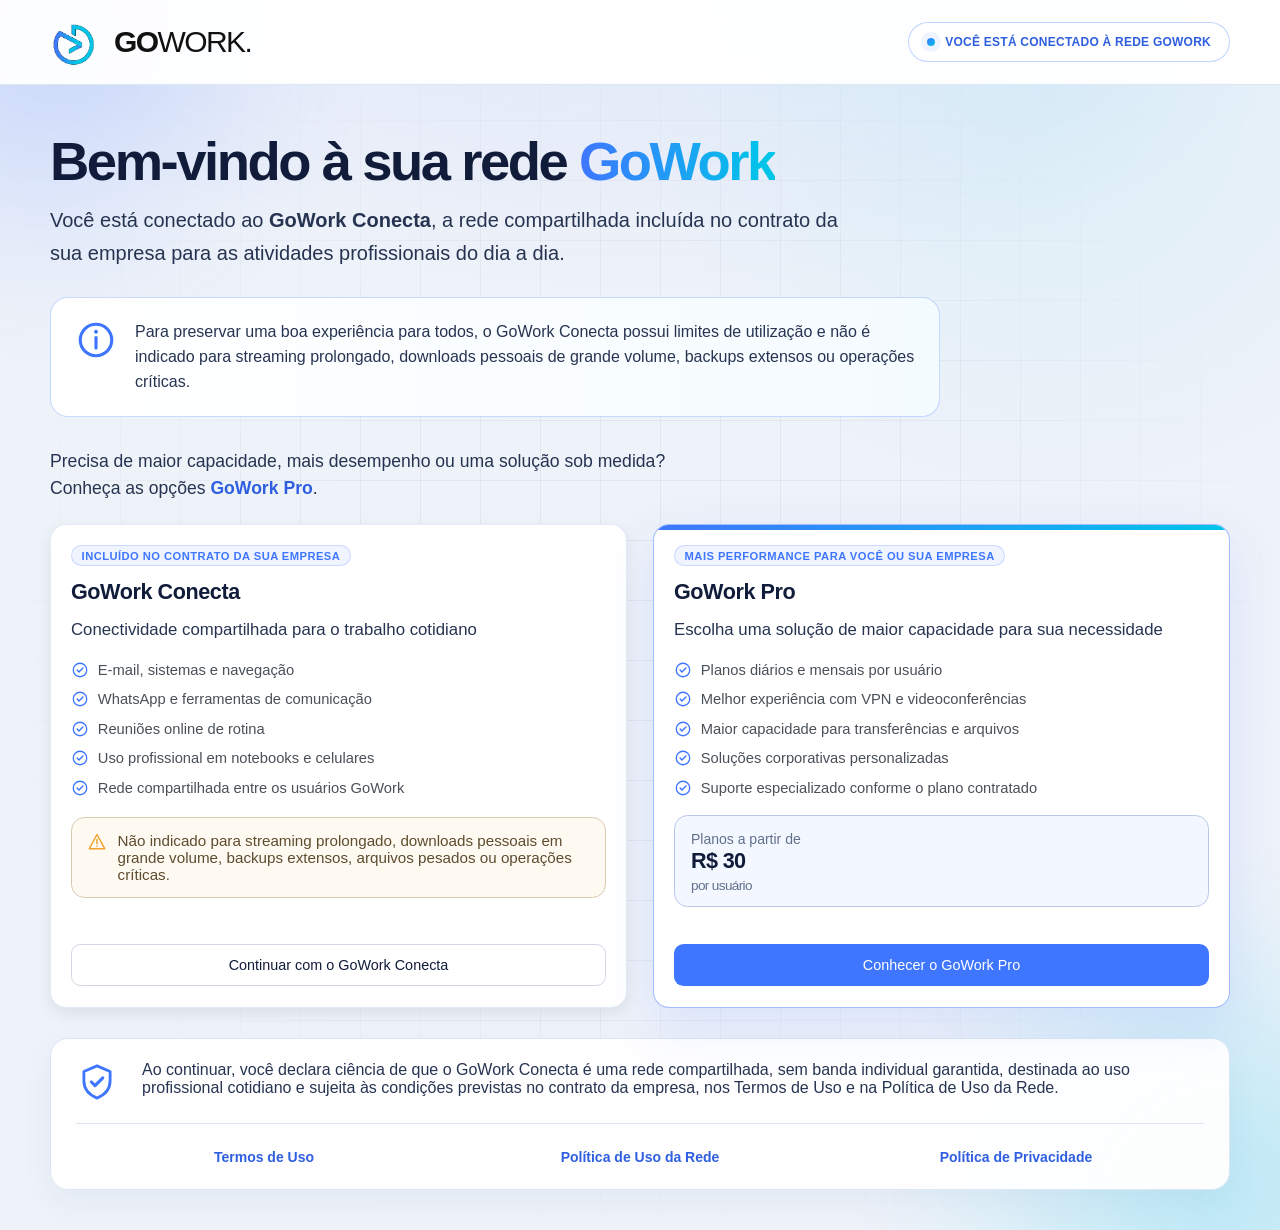
<file: index.html>
<!DOCTYPE html>
<html lang="pt-BR">
<head>
  <meta charset="utf-8">
  <meta name="viewport" content="width=device-width, initial-scale=1">
  <meta name="theme-color" content="#3f76ff">
  <title>GoWork — Acesso à Internet</title>
  <link rel="stylesheet" href="assets/css/app.css?v=7">
</head>
<body>
  <div class="app-shell">
    <div class="bg-layers" aria-hidden="true">
      <div class="login-grid"></div>
      <div class="login-blob" style="top:-6rem;left:-6rem;width:26rem;height:26rem;background:radial-gradient(circle at 30% 30%, color-mix(in srgb, var(--blue) 55%, transparent), transparent 70%)"></div>
      <div class="login-blob" style="bottom:-8rem;right:-6rem;width:30rem;height:30rem;background:radial-gradient(circle at 70% 70%, color-mix(in srgb, var(--cyan) 55%, transparent), transparent 70%);animation-delay:-6s"></div>
    </div>
    <header class="topbar">
      <div class="topbar__inner">
        <a class="brand" data-href="index.html" aria-label="GoWork">
          <img class="brand__symbol" src="assets/img/gowork-mark.png" alt="">
          <span class="brand__wordmark" aria-hidden="true"><strong>GO</strong><span>WORK.</span></span>
        </a>
        <div class="status-pill" data-short="Conectado" role="status">Você está conectado à rede GoWork</div>
      </div>
    </header>

    <main class="wrap">
      <section class="hero" aria-labelledby="page-title">
        <h1 id="page-title">Bem-vindo à sua rede <span class="gradient-text">GoWork</span></h1>
        <p class="hero__lead">
          Você está conectado ao <strong>GoWork Conecta</strong>, a rede compartilhada
          incluída no contrato da sua empresa para as atividades profissionais do dia a dia.
        </p>
        <div class="information">
          <svg viewBox="0 0 24 24" aria-hidden="true"><circle cx="12" cy="12" r="9" fill="none" stroke="currentColor" stroke-width="1.8"/><path d="M12 10.6v6" fill="none" stroke="currentColor" stroke-width="1.8" stroke-linecap="round"/><circle cx="12" cy="7.3" r="1.1" fill="currentColor"/></svg>
          <p>
            Para preservar uma boa experiência para todos, o GoWork Conecta possui limites de
            utilização e não é indicado para streaming prolongado, downloads pessoais de grande
            volume, backups extensos ou operações críticas.
          </p>
        </div>
      </section>

      <p class="bridge">
        Precisa de maior capacidade, mais desempenho ou uma solução sob medida?<br>
        Conheça as opções <strong>GoWork Pro</strong>.
      </p>

      <section class="plans" aria-label="Planos de conectividade">
        <article class="plan-card">
          <div class="eyebrow">Incluído no contrato da sua empresa</div>
          <h2>GoWork Conecta</h2>
          <p class="plan-card__subtitle">Conectividade compartilhada para o trabalho cotidiano</p>
          <ul class="features"><li><svg class="check" viewBox="0 0 24 24" aria-hidden="true"><circle cx="12" cy="12" r="9" fill="none" stroke="currentColor" stroke-width="1.7"/><path d="m8.2 12.1 2.4 2.5 5.3-5.4" fill="none" stroke="currentColor" stroke-width="1.9" stroke-linecap="round" stroke-linejoin="round"/></svg><span>E-mail, sistemas e navegação</span></li><li><svg class="check" viewBox="0 0 24 24" aria-hidden="true"><circle cx="12" cy="12" r="9" fill="none" stroke="currentColor" stroke-width="1.7"/><path d="m8.2 12.1 2.4 2.5 5.3-5.4" fill="none" stroke="currentColor" stroke-width="1.9" stroke-linecap="round" stroke-linejoin="round"/></svg><span>WhatsApp e ferramentas de comunicação</span></li><li><svg class="check" viewBox="0 0 24 24" aria-hidden="true"><circle cx="12" cy="12" r="9" fill="none" stroke="currentColor" stroke-width="1.7"/><path d="m8.2 12.1 2.4 2.5 5.3-5.4" fill="none" stroke="currentColor" stroke-width="1.9" stroke-linecap="round" stroke-linejoin="round"/></svg><span>Reuniões online de rotina</span></li><li><svg class="check" viewBox="0 0 24 24" aria-hidden="true"><circle cx="12" cy="12" r="9" fill="none" stroke="currentColor" stroke-width="1.7"/><path d="m8.2 12.1 2.4 2.5 5.3-5.4" fill="none" stroke="currentColor" stroke-width="1.9" stroke-linecap="round" stroke-linejoin="round"/></svg><span>Uso profissional em notebooks e celulares</span></li><li><svg class="check" viewBox="0 0 24 24" aria-hidden="true"><circle cx="12" cy="12" r="9" fill="none" stroke="currentColor" stroke-width="1.7"/><path d="m8.2 12.1 2.4 2.5 5.3-5.4" fill="none" stroke="currentColor" stroke-width="1.9" stroke-linecap="round" stroke-linejoin="round"/></svg><span>Rede compartilhada entre os usuários GoWork</span></li></ul>
          <div class="warning-box">
            <svg viewBox="0 0 24 24" aria-hidden="true"><path d="M12 3 2.7 20h18.6L12 3Z" fill="none" stroke="currentColor" stroke-width="1.7" stroke-linejoin="round"/><path d="M12 9v5" fill="none" stroke="currentColor" stroke-width="1.8" stroke-linecap="round"/><circle cx="12" cy="17.1" r="1" fill="currentColor"/></svg>
            <p>Não indicado para streaming prolongado, downloads pessoais em grande volume, backups extensos, arquivos pesados ou operações críticas.</p>
          </div>
          <div class="card-spacer"></div>
          <!-- login-by=http-chap: $(...) só é substituído pelo RouterOS no html-directory -->
          <form id="hotspot-login" class="hotspot-login" method="post" action="$(link-login-only)" data-preview-href="obrigado.html?plano=conecta">
            <input type="hidden" name="dst" value="$(link-orig)">
            <input type="hidden" name="popup" value="true">
            <input type="hidden" name="username" value="">
            <input type="hidden" name="password" value="">
            <p id="hotspot-error" class="form-error" hidden>$(error)</p>
            <button type="submit" class="cta btn--ghost" data-conecta>Continuar com o GoWork Conecta</button>
          </form>
        </article>

        <article class="plan-card plan-card--pro">
          <div class="eyebrow">Mais performance para você ou sua empresa</div>
          <h2>GoWork Pro</h2>
          <p class="plan-card__subtitle">Escolha uma solução de maior capacidade para sua necessidade</p>
          <ul class="features"><li><svg class="check" viewBox="0 0 24 24" aria-hidden="true"><circle cx="12" cy="12" r="9" fill="none" stroke="currentColor" stroke-width="1.7"/><path d="m8.2 12.1 2.4 2.5 5.3-5.4" fill="none" stroke="currentColor" stroke-width="1.9" stroke-linecap="round" stroke-linejoin="round"/></svg><span>Planos diários e mensais por usuário</span></li><li><svg class="check" viewBox="0 0 24 24" aria-hidden="true"><circle cx="12" cy="12" r="9" fill="none" stroke="currentColor" stroke-width="1.7"/><path d="m8.2 12.1 2.4 2.5 5.3-5.4" fill="none" stroke="currentColor" stroke-width="1.9" stroke-linecap="round" stroke-linejoin="round"/></svg><span>Melhor experiência com VPN e videoconferências</span></li><li><svg class="check" viewBox="0 0 24 24" aria-hidden="true"><circle cx="12" cy="12" r="9" fill="none" stroke="currentColor" stroke-width="1.7"/><path d="m8.2 12.1 2.4 2.5 5.3-5.4" fill="none" stroke="currentColor" stroke-width="1.9" stroke-linecap="round" stroke-linejoin="round"/></svg><span>Maior capacidade para transferências e arquivos</span></li><li><svg class="check" viewBox="0 0 24 24" aria-hidden="true"><circle cx="12" cy="12" r="9" fill="none" stroke="currentColor" stroke-width="1.7"/><path d="m8.2 12.1 2.4 2.5 5.3-5.4" fill="none" stroke="currentColor" stroke-width="1.9" stroke-linecap="round" stroke-linejoin="round"/></svg><span>Soluções corporativas personalizadas</span></li><li><svg class="check" viewBox="0 0 24 24" aria-hidden="true"><circle cx="12" cy="12" r="9" fill="none" stroke="currentColor" stroke-width="1.7"/><path d="m8.2 12.1 2.4 2.5 5.3-5.4" fill="none" stroke="currentColor" stroke-width="1.9" stroke-linecap="round" stroke-linejoin="round"/></svg><span>Suporte especializado conforme o plano contratado</span></li></ul>
          <div class="price-box">
            <div>
              <span class="price-box__label" style="color:var(--muted);font-size:14px">Planos a partir de</span>
              <div class="price">R$ 30 <small>por usuário</small></div>
            </div>
          </div>
          <div class="card-spacer"></div>
          <a class="cta" data-href="planos.html">Conhecer o GoWork Pro</a>
        </article>
      </section>

      <section class="legal" aria-label="Condições de uso">
        <div class="legal__main">
          <svg class="legal__icon" viewBox="0 0 24 24" aria-hidden="true"><path d="M12 2.8 4.5 6v5.2c0 4.9 3.1 8.3 7.5 10 4.4-1.7 7.5-5.1 7.5-10V6L12 2.8Z" fill="none" stroke="currentColor" stroke-width="1.6" stroke-linejoin="round"/><path d="m8.8 12 2.1 2.1 4.4-4.5" fill="none" stroke="currentColor" stroke-width="1.8" stroke-linecap="round" stroke-linejoin="round"/></svg>
          <p>
            Ao continuar, você declara ciência de que o GoWork Conecta é uma rede compartilhada,
            sem banda individual garantida, destinada ao uso profissional cotidiano e sujeita às
            condições previstas no contrato da empresa, nos Termos de Uso e na Política de Uso da Rede.
          </p>
        </div>
        <nav class="legal__links" aria-label="Documentos legais">
          <a class="footer-link" href="#" data-terms>Termos de Uso</a>
          <a class="footer-link" href="#" data-policy>Política de Uso da Rede</a>
          <a class="footer-link" href="#" data-privacy>Política de Privacidade</a>
        </nav>
      </section>
    </main>
  </div>
  <script src="assets/js/md5.js?v=7"></script>
  <script>
    /* chap-id / chap-challenge precisam estar no HTML — o RouterOS não reescreve app.js */
    window.GOWORK_HOTSPOT = {
      chapId: "$(chap-id)",
      chapChallenge: "$(chap-challenge)",
      /* MAC do visitante: viaja com o lead para dar identidade ao cadastro.
         Se o RouterOS não substituir, chega o literal e o app.js descarta. */
      mac: "$(mac)"
    };
  </script>
  <script src="assets/js/config.js?v=7"></script>
  <script src="assets/js/app.js?v=7"></script>
  
</body>
</html>
</file>
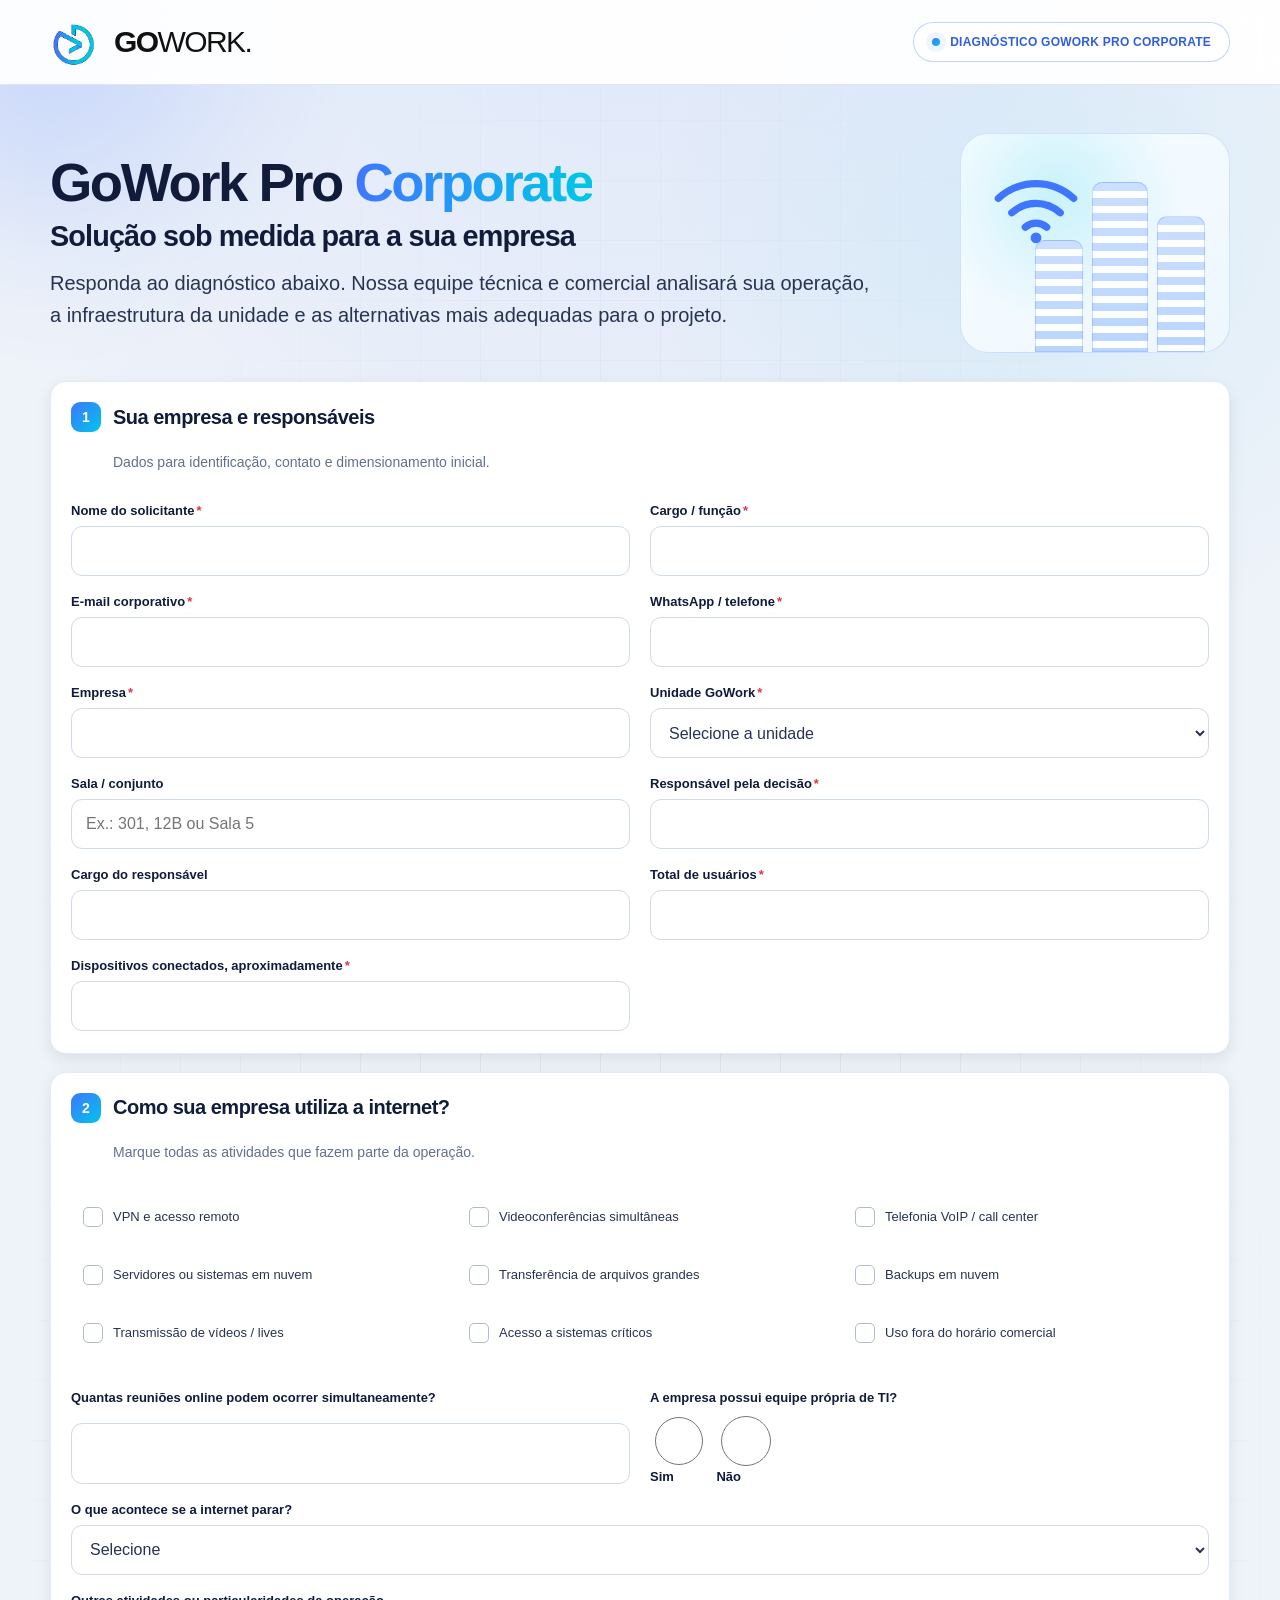
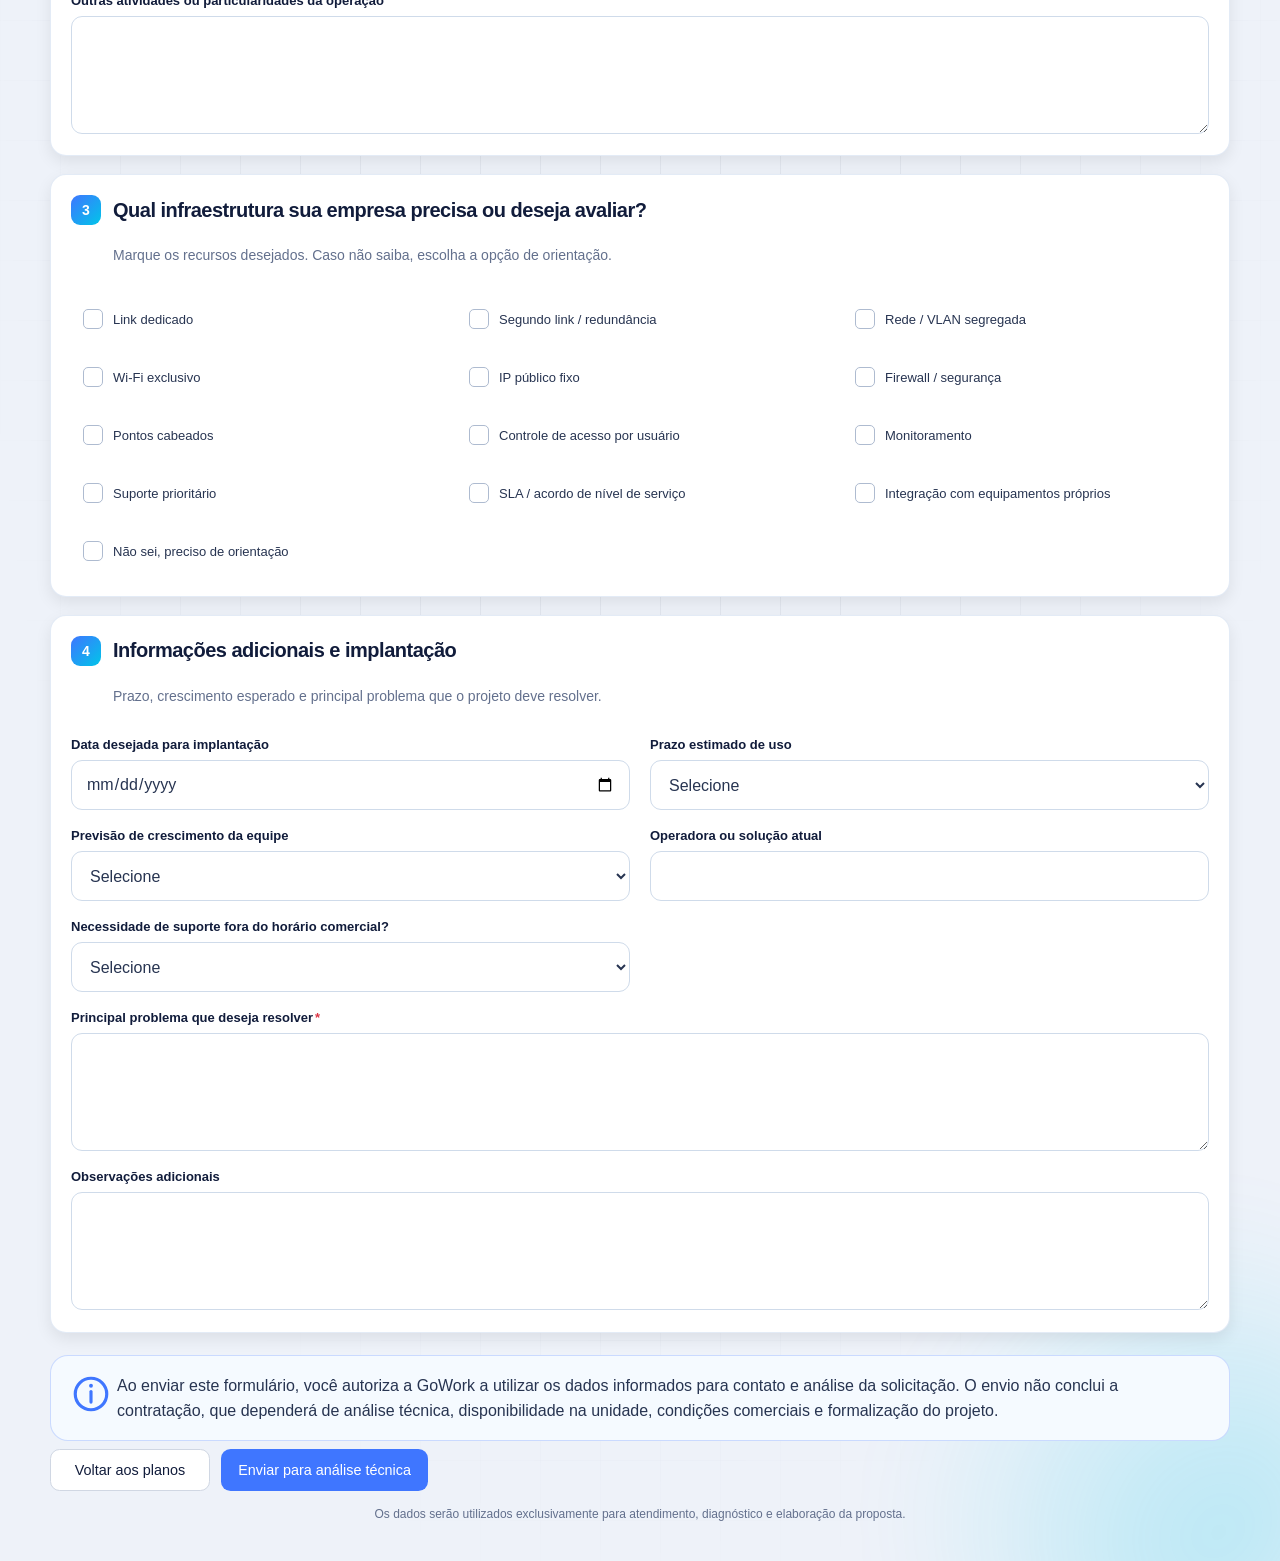
<file: corporate.html>
<!DOCTYPE html>
<html lang="pt-BR">
<head>
  <meta charset="utf-8">
  <meta name="viewport" content="width=device-width, initial-scale=1">
  <meta name="theme-color" content="#3f76ff">
  <title>GoWork Pro Corporate — Diagnóstico</title>
  <link rel="stylesheet" href="assets/css/app.css">
</head>
<body>
  <div class="app-shell">
    <div class="bg-layers" aria-hidden="true">
      <div class="login-grid"></div>
      <div class="login-blob" style="top:-6rem;left:-6rem;width:26rem;height:26rem;background:radial-gradient(circle at 30% 30%, color-mix(in srgb, var(--blue) 55%, transparent), transparent 70%)"></div>
      <div class="login-blob" style="bottom:-8rem;right:-6rem;width:30rem;height:30rem;background:radial-gradient(circle at 70% 70%, color-mix(in srgb, var(--cyan) 55%, transparent), transparent 70%);animation-delay:-6s"></div>
    </div>
    <header class="topbar">
      <div class="topbar__inner">
        <a class="brand" data-href="index.html" aria-label="GoWork">
          <img class="brand__symbol" src="assets/img/gowork-mark.png" alt="">
          <span class="brand__wordmark" aria-hidden="true"><strong>GO</strong><span>WORK.</span></span>
        </a>
        <div class="status-pill" data-short="Corporate" role="status">Diagnóstico GoWork Pro Corporate</div>
      </div>
    </header>

    <main class="wrap">
      <section class="hero hero--split" aria-labelledby="page-title">
        <div>
          <h1 id="page-title">GoWork Pro <span class="gradient-text">Corporate</span></h1>
          <h2 style="margin-top:10px;font-size:clamp(1.25rem,2.5vw,1.8rem)">Solução sob medida para a sua empresa</h2>
          <p>Responda ao diagnóstico abaixo. Nossa equipe técnica e comercial analisará sua operação, a infraestrutura da unidade e as alternativas mais adequadas para o projeto.</p>
        </div>
        <div class="hero__visual" aria-hidden="true">
          <svg class="hero__wifi" viewBox="0 0 100 78"><path d="M8 25c24-22 60-22 84 0M23 41c16-14 38-14 54 0M38 57c7-6 17-6 24 0" fill="none" stroke="currentColor" stroke-width="8" stroke-linecap="round"/><circle cx="50" cy="69" r="6" fill="currentColor"/></svg>
          <div class="hero__buildings"><div class="hero__building"></div><div class="hero__building"></div><div class="hero__building"></div></div>
        </div>
      </section>

      <form id="corp-form" name="gowork-pro-corporate" method="POST" action="/" data-netlify="true" netlify-honeypot="bot-field" novalidate>
        <input type="hidden" name="form-name" value="gowork-pro-corporate">
      <!-- Declarados para o Netlify Forms: campos preenchidos por JS só são
           gravados se existirem no HTML no momento da detecção. -->
      <input type="hidden" name="origem">
      <input type="hidden" name="produto">
      <input type="hidden" name="plano">
      <input type="hidden" name="data_hora">
      <input type="hidden" name="submitted_at">
      <input type="hidden" name="mac_dispositivo">
      <input type="hidden" name="nome">
      <input type="hidden" name="whatsapp">
      <input type="hidden" name="cargo">
      <input type="hidden" name="destino">
        <p class="honeypot">
          <label>Não preencha este campo <input name="bot-field" tabindex="-1" autocomplete="off"></label>
        </p>
        <section class="form-section">
          <div class="section-title"><span class="section-number">1</span><h3>Sua empresa e responsáveis</h3></div>
          <p class="section-help">Dados para identificação, contato e dimensionamento inicial.</p>
          <div class="form-grid">
            <div class="field"><label for="nome_solicitante">Nome do solicitante<span class="required">*</span></label><input id="nome_solicitante" name="nome_solicitante" required autocomplete="name"></div>
            <div class="field"><label for="cargo_solicitante">Cargo / função<span class="required">*</span></label><input id="cargo_solicitante" name="cargo_solicitante" required></div>
            <div class="field"><label for="email">E-mail corporativo<span class="required">*</span></label><input id="email" name="email" type="email" required autocomplete="email"></div>
            <div class="field"><label for="telefone">WhatsApp / telefone<span class="required">*</span></label><input id="telefone" name="telefone" type="tel" required autocomplete="tel"></div>
            <div class="field"><label for="empresa">Empresa<span class="required">*</span></label><input id="empresa" name="empresa" required autocomplete="organization"></div>
            <div class="field"><label for="unidade">Unidade GoWork<span class="required">*</span></label><select id="unidade" name="unidade" required><option value="">Selecione a unidade</option></select></div>
            <div class="field"><label for="sala">Sala / conjunto</label><input id="sala" name="sala" placeholder="Ex.: 301, 12B ou Sala 5"></div>
            <div class="field"><label for="responsavel_decisao">Responsável pela decisão<span class="required">*</span></label><input id="responsavel_decisao" name="responsavel_decisao" required></div>
            <div class="field"><label for="cargo_responsavel">Cargo do responsável</label><input id="cargo_responsavel" name="cargo_responsavel"></div>
            <div class="field"><label for="total_usuarios">Total de usuários<span class="required">*</span></label><input id="total_usuarios" name="total_usuarios" type="number" min="1" required></div>
            <div class="field"><label for="total_dispositivos">Dispositivos conectados, aproximadamente<span class="required">*</span></label><input id="total_dispositivos" name="total_dispositivos" type="number" min="1" required></div>
          </div>
        </section>

        <section class="form-section">
          <div class="section-title"><span class="section-number">2</span><h3>Como sua empresa utiliza a internet?</h3></div>
          <p class="section-help">Marque todas as atividades que fazem parte da operação.</p>
          <div class="check-grid">
<label class="check-option"><input type="checkbox" name="usos" value="VPN e acesso remoto"><span class="check-option__body"><span class="check-box"><svg viewBox="0 0 24 24"><path d="m6 12 4 4 8-8" fill="none" stroke="currentColor" stroke-width="2.5" stroke-linecap="round" stroke-linejoin="round"/></svg></span><span>VPN e acesso remoto</span></span></label>
<label class="check-option"><input type="checkbox" name="usos" value="Videoconferências simultâneas"><span class="check-option__body"><span class="check-box"><svg viewBox="0 0 24 24"><path d="m6 12 4 4 8-8" fill="none" stroke="currentColor" stroke-width="2.5" stroke-linecap="round" stroke-linejoin="round"/></svg></span><span>Videoconferências simultâneas</span></span></label>
<label class="check-option"><input type="checkbox" name="usos" value="Telefonia VoIP ou call center"><span class="check-option__body"><span class="check-box"><svg viewBox="0 0 24 24"><path d="m6 12 4 4 8-8" fill="none" stroke="currentColor" stroke-width="2.5" stroke-linecap="round" stroke-linejoin="round"/></svg></span><span>Telefonia VoIP / call center</span></span></label>
<label class="check-option"><input type="checkbox" name="usos" value="Servidores ou sistemas em nuvem"><span class="check-option__body"><span class="check-box"><svg viewBox="0 0 24 24"><path d="m6 12 4 4 8-8" fill="none" stroke="currentColor" stroke-width="2.5" stroke-linecap="round" stroke-linejoin="round"/></svg></span><span>Servidores ou sistemas em nuvem</span></span></label>
<label class="check-option"><input type="checkbox" name="usos" value="Transferência de arquivos grandes"><span class="check-option__body"><span class="check-box"><svg viewBox="0 0 24 24"><path d="m6 12 4 4 8-8" fill="none" stroke="currentColor" stroke-width="2.5" stroke-linecap="round" stroke-linejoin="round"/></svg></span><span>Transferência de arquivos grandes</span></span></label>
<label class="check-option"><input type="checkbox" name="usos" value="Backups em nuvem"><span class="check-option__body"><span class="check-box"><svg viewBox="0 0 24 24"><path d="m6 12 4 4 8-8" fill="none" stroke="currentColor" stroke-width="2.5" stroke-linecap="round" stroke-linejoin="round"/></svg></span><span>Backups em nuvem</span></span></label>
<label class="check-option"><input type="checkbox" name="usos" value="Transmissão de vídeos ou lives"><span class="check-option__body"><span class="check-box"><svg viewBox="0 0 24 24"><path d="m6 12 4 4 8-8" fill="none" stroke="currentColor" stroke-width="2.5" stroke-linecap="round" stroke-linejoin="round"/></svg></span><span>Transmissão de vídeos / lives</span></span></label>
<label class="check-option"><input type="checkbox" name="usos" value="Acesso a sistemas críticos"><span class="check-option__body"><span class="check-box"><svg viewBox="0 0 24 24"><path d="m6 12 4 4 8-8" fill="none" stroke="currentColor" stroke-width="2.5" stroke-linecap="round" stroke-linejoin="round"/></svg></span><span>Acesso a sistemas críticos</span></span></label>
<label class="check-option"><input type="checkbox" name="usos" value="Uso fora do horário comercial"><span class="check-option__body"><span class="check-box"><svg viewBox="0 0 24 24"><path d="m6 12 4 4 8-8" fill="none" stroke="currentColor" stroke-width="2.5" stroke-linecap="round" stroke-linejoin="round"/></svg></span><span>Uso fora do horário comercial</span></span></label>
</div>
          <div class="form-grid" style="margin-top:20px">
            <div class="field"><label for="reunioes_simultaneas">Quantas reuniões online podem ocorrer simultaneamente?</label><input id="reunioes_simultaneas" name="reunioes_simultaneas" type="number" min="0"></div>
            <div class="field"><span class="group-label">A empresa possui equipe própria de TI?</span>
              <div class="inline-radio">
                <label><input type="radio" name="equipe_ti" value="Sim"> Sim</label>
                <label><input type="radio" name="equipe_ti" value="Não"> Não</label>
              </div>
            </div>
            <div class="field span-2"><label for="impacto_parada">O que acontece se a internet parar?</label>
              <select id="impacto_parada" name="impacto_parada">
                <option value="">Selecione</option>
                <option>Baixo impacto</option>
                <option>Redução de produtividade</option>
                <option>Parte da operação para</option>
                <option>Toda a operação para</option>
                <option>Há risco financeiro, contratual ou reputacional</option>
              </select>
            </div>
            <div class="field span-2"><label for="outros_usos">Outras atividades ou particularidades da operação</label><textarea id="outros_usos" name="outros_usos"></textarea></div>
          </div>
        </section>

        <section class="form-section">
          <div class="section-title"><span class="section-number">3</span><h3>Qual infraestrutura sua empresa precisa ou deseja avaliar?</h3></div>
          <p class="section-help">Marque os recursos desejados. Caso não saiba, escolha a opção de orientação.</p>
          <div class="check-grid">
<label class="check-option"><input type="checkbox" name="infraestrutura" value="Link dedicado"><span class="check-option__body"><span class="check-box"><svg viewBox="0 0 24 24"><path d="m6 12 4 4 8-8" fill="none" stroke="currentColor" stroke-width="2.5" stroke-linecap="round" stroke-linejoin="round"/></svg></span><span>Link dedicado</span></span></label>
<label class="check-option"><input type="checkbox" name="infraestrutura" value="Segundo link de redundância"><span class="check-option__body"><span class="check-box"><svg viewBox="0 0 24 24"><path d="m6 12 4 4 8-8" fill="none" stroke="currentColor" stroke-width="2.5" stroke-linecap="round" stroke-linejoin="round"/></svg></span><span>Segundo link / redundância</span></span></label>
<label class="check-option"><input type="checkbox" name="infraestrutura" value="Rede ou VLAN segregada"><span class="check-option__body"><span class="check-box"><svg viewBox="0 0 24 24"><path d="m6 12 4 4 8-8" fill="none" stroke="currentColor" stroke-width="2.5" stroke-linecap="round" stroke-linejoin="round"/></svg></span><span>Rede / VLAN segregada</span></span></label>
<label class="check-option"><input type="checkbox" name="infraestrutura" value="Wi-Fi exclusivo"><span class="check-option__body"><span class="check-box"><svg viewBox="0 0 24 24"><path d="m6 12 4 4 8-8" fill="none" stroke="currentColor" stroke-width="2.5" stroke-linecap="round" stroke-linejoin="round"/></svg></span><span>Wi-Fi exclusivo</span></span></label>
<label class="check-option"><input type="checkbox" name="infraestrutura" value="IP público fixo"><span class="check-option__body"><span class="check-box"><svg viewBox="0 0 24 24"><path d="m6 12 4 4 8-8" fill="none" stroke="currentColor" stroke-width="2.5" stroke-linecap="round" stroke-linejoin="round"/></svg></span><span>IP público fixo</span></span></label>
<label class="check-option"><input type="checkbox" name="infraestrutura" value="Firewall e segurança"><span class="check-option__body"><span class="check-box"><svg viewBox="0 0 24 24"><path d="m6 12 4 4 8-8" fill="none" stroke="currentColor" stroke-width="2.5" stroke-linecap="round" stroke-linejoin="round"/></svg></span><span>Firewall / segurança</span></span></label>
<label class="check-option"><input type="checkbox" name="infraestrutura" value="Pontos cabeados"><span class="check-option__body"><span class="check-box"><svg viewBox="0 0 24 24"><path d="m6 12 4 4 8-8" fill="none" stroke="currentColor" stroke-width="2.5" stroke-linecap="round" stroke-linejoin="round"/></svg></span><span>Pontos cabeados</span></span></label>
<label class="check-option"><input type="checkbox" name="infraestrutura" value="Controle de acesso por usuário"><span class="check-option__body"><span class="check-box"><svg viewBox="0 0 24 24"><path d="m6 12 4 4 8-8" fill="none" stroke="currentColor" stroke-width="2.5" stroke-linecap="round" stroke-linejoin="round"/></svg></span><span>Controle de acesso por usuário</span></span></label>
<label class="check-option"><input type="checkbox" name="infraestrutura" value="Monitoramento"><span class="check-option__body"><span class="check-box"><svg viewBox="0 0 24 24"><path d="m6 12 4 4 8-8" fill="none" stroke="currentColor" stroke-width="2.5" stroke-linecap="round" stroke-linejoin="round"/></svg></span><span>Monitoramento</span></span></label>
<label class="check-option"><input type="checkbox" name="infraestrutura" value="Suporte prioritário"><span class="check-option__body"><span class="check-box"><svg viewBox="0 0 24 24"><path d="m6 12 4 4 8-8" fill="none" stroke="currentColor" stroke-width="2.5" stroke-linecap="round" stroke-linejoin="round"/></svg></span><span>Suporte prioritário</span></span></label>
<label class="check-option"><input type="checkbox" name="infraestrutura" value="SLA"><span class="check-option__body"><span class="check-box"><svg viewBox="0 0 24 24"><path d="m6 12 4 4 8-8" fill="none" stroke="currentColor" stroke-width="2.5" stroke-linecap="round" stroke-linejoin="round"/></svg></span><span>SLA / acordo de nível de serviço</span></span></label>
<label class="check-option"><input type="checkbox" name="infraestrutura" value="Integração com equipamentos próprios"><span class="check-option__body"><span class="check-box"><svg viewBox="0 0 24 24"><path d="m6 12 4 4 8-8" fill="none" stroke="currentColor" stroke-width="2.5" stroke-linecap="round" stroke-linejoin="round"/></svg></span><span>Integração com equipamentos próprios</span></span></label>
<label class="check-option"><input type="checkbox" name="infraestrutura" value="Preciso de orientação"><span class="check-option__body"><span class="check-box"><svg viewBox="0 0 24 24"><path d="m6 12 4 4 8-8" fill="none" stroke="currentColor" stroke-width="2.5" stroke-linecap="round" stroke-linejoin="round"/></svg></span><span>Não sei, preciso de orientação</span></span></label>
</div>
        </section>

        <section class="form-section">
          <div class="section-title"><span class="section-number">4</span><h3>Informações adicionais e implantação</h3></div>
          <p class="section-help">Prazo, crescimento esperado e principal problema que o projeto deve resolver.</p>
          <div class="form-grid">
            <div class="field"><label for="data_implantacao">Data desejada para implantação</label><input id="data_implantacao" name="data_implantacao" type="date"></div>
            <div class="field"><label for="prazo_uso">Prazo estimado de uso</label>
              <select id="prazo_uso" name="prazo_uso">
                <option value="">Selecione</option>
                <option>Até 6 meses</option>
                <option>De 6 a 12 meses</option>
                <option>De 12 a 24 meses</option>
                <option>Acima de 24 meses</option>
                <option>Indeterminado</option>
              </select>
            </div>
            <div class="field"><label for="previsao_crescimento">Previsão de crescimento da equipe</label>
              <select id="previsao_crescimento" name="previsao_crescimento">
                <option value="">Selecione</option>
                <option>Sem crescimento previsto</option>
                <option>Até 20%</option>
                <option>De 20% a 50%</option>
                <option>Acima de 50%</option>
                <option>Ainda não sabemos</option>
              </select>
            </div>
            <div class="field"><label for="solucao_atual">Operadora ou solução atual</label><input id="solucao_atual" name="solucao_atual"></div>
            <div class="field"><label for="suporte_fora_horario">Necessidade de suporte fora do horário comercial?</label>
              <select id="suporte_fora_horario" name="suporte_fora_horario">
                <option value="">Selecione</option>
                <option>Não</option>
                <option>Eventualmente</option>
                <option>Sim, recorrente</option>
                <option>Preciso de atendimento 24x7</option>
              </select>
            </div>
            <div class="field span-2"><label for="problema_principal">Principal problema que deseja resolver<span class="required">*</span></label><textarea id="problema_principal" name="problema_principal" required></textarea></div>
            <div class="field span-2"><label for="observacoes">Observações adicionais</label><textarea id="observacoes" name="observacoes" maxlength="1000"></textarea></div>
          </div>
        </section>

        <div class="notice">
          <svg viewBox="0 0 24 24" aria-hidden="true"><circle cx="12" cy="12" r="9" fill="none" stroke="currentColor" stroke-width="1.8"/><path d="M12 10.6v6" fill="none" stroke="currentColor" stroke-width="1.8" stroke-linecap="round"/><circle cx="12" cy="7.3" r="1.1" fill="currentColor"/></svg>
          <p>Ao enviar este formulário, você autoriza a GoWork a utilizar os dados informados para contato e análise da solicitação. O envio não conclui a contratação, que dependerá de análise técnica, disponibilidade na unidade, condições comerciais e formalização do projeto.</p>
        </div>
        <p class="form-error" id="form-error"></p>
        <div class="actions">
          <a class="btn btn--ghost" data-href="planos.html">Voltar aos planos</a>
          <button class="btn" type="submit" id="submit">Enviar para análise técnica</button>
        </div>
        <p class="footnote">Os dados serão utilizados exclusivamente para atendimento, diagnóstico e elaboração da proposta.</p>
      </form>
    </main>
  </div>
  <script src="assets/js/config.js"></script>
  <script src="assets/js/app.js"></script>
  
<script>
(function () {
  const G = window.GoworkPro;
  const form = document.getElementById("corp-form");
  const err = document.getElementById("form-error");
  const submit = document.getElementById("submit");
  const date = document.getElementById("data_implantacao");
  G.fillUnits(document.getElementById("unidade"));
  G.bindPhone(document.getElementById("telefone"));
  if (date) {
    const t = new Date();
    date.min = new Date(t.getTime() - t.getTimezoneOffset() * 60000).toISOString().split("T")[0];
  }
  form.addEventListener("submit", async function (e) {
    e.preventDefault();
    err.dataset.show = "0";
    if (!form.reportValidity()) return;
    const payload = G.formToObject(form);
    payload.plano = "corporate";
    payload.nome = payload.nome_solicitante;
    payload.whatsapp = payload.telefone;
    payload.cargo = payload.cargo_solicitante;
    payload.destino = "Comercial + TI";
    submit.disabled = true;
    submit.textContent = "Enviando…";
    try {
      await G.submitLead("corporate", payload);
      G.goThanks("corporate");
    } catch (ex) {
      err.textContent = ex.message || "Não foi possível enviar. Tente de novo.";
      err.dataset.show = "1";
      submit.disabled = false;
      submit.textContent = "Enviar para análise técnica";
    }
  });
})();
</script>

</body>
</html>
</file>
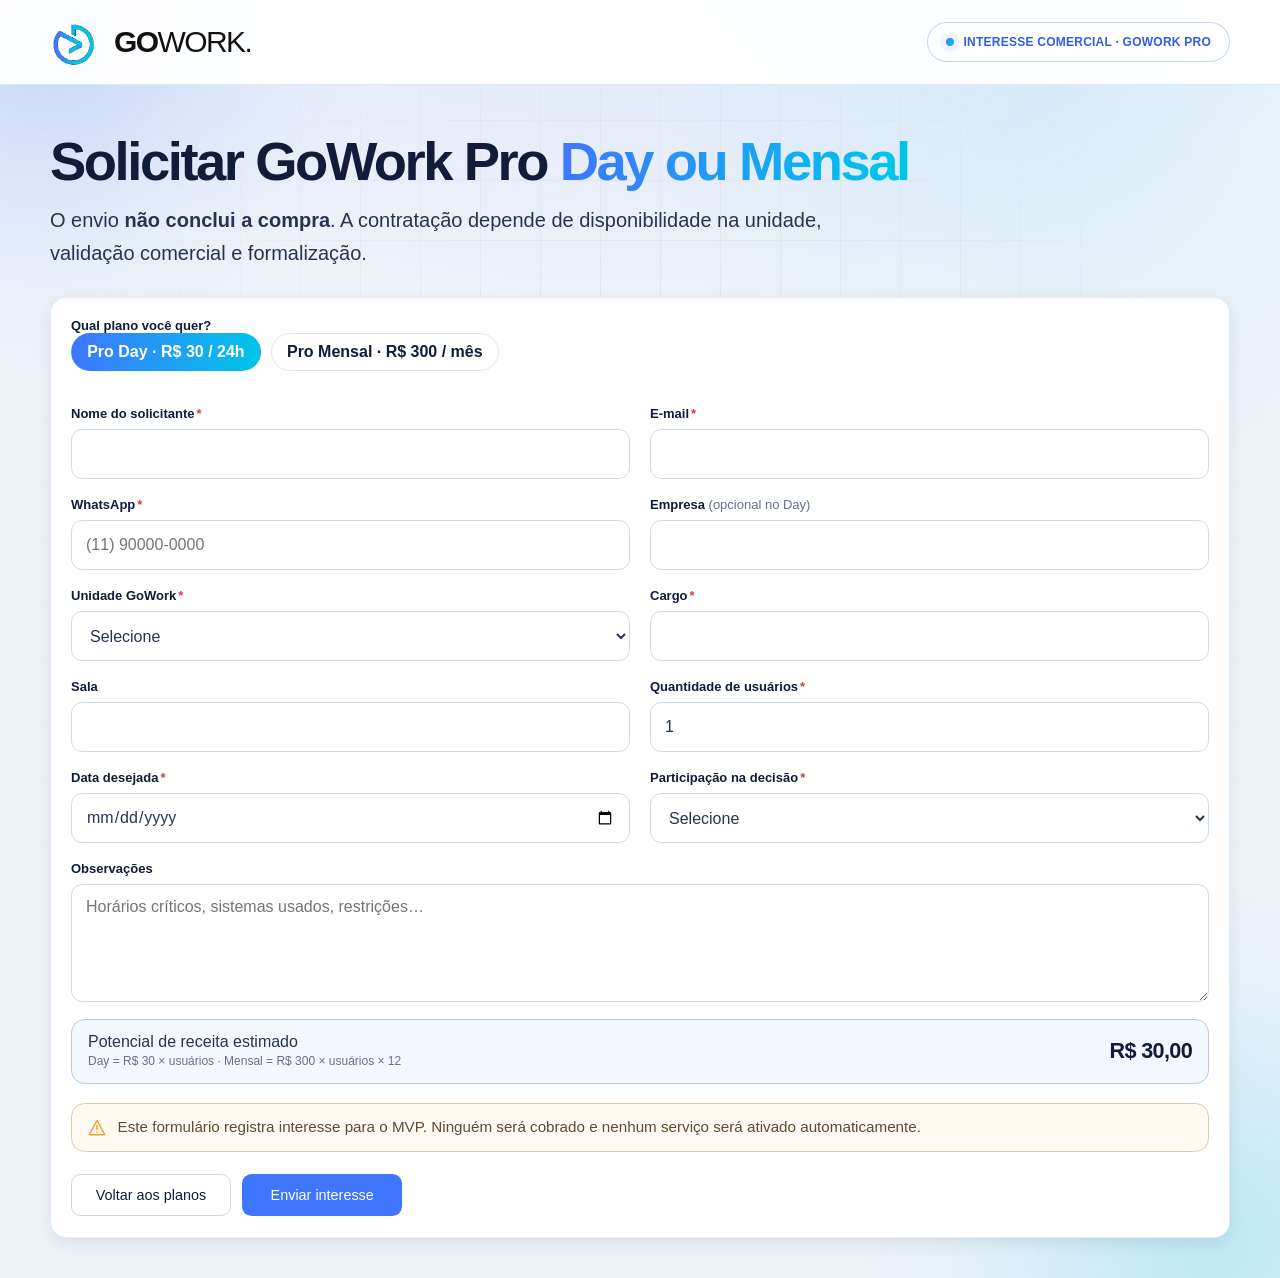
<file: formulario.html>
<!DOCTYPE html>
<html lang="pt-BR">
<head>
  <meta charset="utf-8">
  <meta name="viewport" content="width=device-width, initial-scale=1">
  <meta name="theme-color" content="#3f76ff">
  <title>GoWork Pro — Solicitar Day ou Mensal</title>
  <link rel="stylesheet" href="assets/css/app.css">
</head>
<body>
  <div class="app-shell">
    <div class="bg-layers" aria-hidden="true">
      <div class="login-grid"></div>
      <div class="login-blob" style="top:-6rem;left:-6rem;width:26rem;height:26rem;background:radial-gradient(circle at 30% 30%, color-mix(in srgb, var(--blue) 55%, transparent), transparent 70%)"></div>
      <div class="login-blob" style="bottom:-8rem;right:-6rem;width:30rem;height:30rem;background:radial-gradient(circle at 70% 70%, color-mix(in srgb, var(--cyan) 55%, transparent), transparent 70%);animation-delay:-6s"></div>
    </div>
    <header class="topbar">
      <div class="topbar__inner">
        <a class="brand" data-href="index.html" aria-label="GoWork">
          <img class="brand__symbol" src="assets/img/gowork-mark.png" alt="">
          <span class="brand__wordmark" aria-hidden="true"><strong>GO</strong><span>WORK.</span></span>
        </a>
        <div class="status-pill" data-short="Interesse" role="status">Interesse comercial · GoWork Pro</div>
      </div>
    </header>

    <main class="wrap">
      <section class="hero">
        <h1>Solicitar GoWork Pro <span class="gradient-text">Day ou Mensal</span></h1>
        <p class="hero__lead">O envio <strong>não conclui a compra</strong>. A contratação depende de disponibilidade na unidade, validação comercial e formalização.</p>
      </section>

      <form class="form-section" id="lead-form" name="gowork-pro-day-mensal" method="POST" action="/" data-netlify="true" netlify-honeypot="bot-field" novalidate style="margin-top:28px">
        <input type="hidden" name="form-name" value="gowork-pro-day-mensal">
      <!-- Declarados para o Netlify Forms: campos preenchidos por JS só são
           gravados se existirem no HTML no momento da detecção. -->
      <input type="hidden" name="origem">
      <input type="hidden" name="produto">
      <input type="hidden" name="data_hora">
      <input type="hidden" name="submitted_at">
      <input type="hidden" name="mac_dispositivo">
      <input type="hidden" name="nome_solicitante">
      <input type="hidden" name="telefone">
      <input type="hidden" name="potencial_receita">
      <input type="hidden" name="potencial_receita_formatado">
        <p class="honeypot">
          <label>Não preencha este campo <input name="bot-field" tabindex="-1" autocomplete="off"></label>
        </p>
        <div>
          <p class="group-label">Qual plano você quer?</p>
          <div class="chips" role="group" aria-label="Escolher plano">
            <button type="button" class="chip" data-plan="day">Pro Day · R$ 30 / 24h</button>
            <button type="button" class="chip" data-plan="mensal">Pro Mensal · R$ 300 / mês</button>
          </div>
          <input type="hidden" name="plano" id="plano" value="day">
        </div>

        <div class="form-grid" style="margin-top:22px">
          <div class="field"><label for="nome">Nome do solicitante<span class="required">*</span></label><input id="nome" name="nome" required autocomplete="name"></div>
          <div class="field"><label for="email">E-mail<span class="required">*</span></label><input id="email" name="email" type="email" required autocomplete="email"></div>
          <div class="field"><label for="whatsapp">WhatsApp<span class="required">*</span></label><input id="whatsapp" name="whatsapp" inputmode="tel" required autocomplete="tel" placeholder="(11) 90000-0000"></div>
          <div class="field"><label for="empresa">Empresa<span class="required" data-plan-mode="mensal">*</span> <span style="color:var(--muted);font-weight:500" data-plan-mode="day">(opcional no Day)</span></label><input id="empresa" name="empresa" autocomplete="organization"></div>
          <div class="field"><label for="unidade">Unidade GoWork<span class="required">*</span></label><select id="unidade" name="unidade" required><option value="">Selecione</option></select></div>
          <div class="field" data-plan-mode="mensal"><label for="cargo">Cargo<span class="required">*</span></label><input id="cargo" name="cargo" data-keep-required></div>
          <div class="field" data-plan-mode="mensal"><label for="sala">Sala</label><input id="sala" name="sala"></div>
          <div class="field" data-plan-mode="mensal"><label for="quantidade_usuarios">Quantidade de usuários<span class="required">*</span></label><input id="quantidade_usuarios" name="quantidade_usuarios" type="number" min="1" step="1" data-keep-required></div>
          <div class="field" data-plan-mode="mensal"><label for="data_desejada">Data desejada<span class="required">*</span></label><input id="data_desejada" name="data_desejada" type="date" data-keep-required></div>
          <div class="field" data-plan-mode="mensal"><label for="papel_decisao">Participação na decisão<span class="required">*</span></label>
            <select id="papel_decisao" name="papel_decisao" data-keep-required>
              <option value="">Selecione</option>
              <option>Decisor</option>
              <option>Influenciador</option>
              <option>Usuário / solicitante operacional</option>
              <option>Financeiro / compras</option>
            </select>
          </div>
          <div class="field span-2" data-plan-mode="mensal"><label for="observacoes">Observações</label><textarea id="observacoes" name="observacoes" placeholder="Horários críticos, sistemas usados, restrições…"></textarea></div>
        </div>

        <div class="revenue">
          <span>Potencial de receita estimado<br><span style="color:var(--muted);font-size:12px">Day = R$ 30 × usuários · Mensal = R$ 300 × usuários × 12</span></span>
          <strong class="price" id="receita">—</strong>
        </div>
        <div class="warning-box">
          <svg viewBox="0 0 24 24" aria-hidden="true"><path d="M12 3 2.7 20h18.6L12 3Z" fill="none" stroke="currentColor" stroke-width="1.7" stroke-linejoin="round"/><path d="M12 9v5" fill="none" stroke="currentColor" stroke-width="1.8" stroke-linecap="round"/><circle cx="12" cy="17.1" r="1" fill="currentColor"/></svg>
          <p>Este formulário registra interesse para o MVP. Ninguém será cobrado e nenhum serviço será ativado automaticamente.</p>
        </div>
        <p class="form-error" id="form-error"></p>
        <div class="form-actions">
          <a class="btn btn--ghost" data-href="planos.html">Voltar aos planos</a>
          <button class="btn" type="submit" id="submit">Enviar interesse</button>
        </div>
      </form>
    </main>
  </div>
  <script src="assets/js/config.js"></script>
  <script src="assets/js/app.js"></script>
  
<script>
(function () {
  const G = window.GoworkPro;
  const form = document.getElementById("lead-form");
  const planInput = document.getElementById("plano");
  const chips = document.querySelectorAll("[data-plan]");
  const users = document.getElementById("quantidade_usuarios");
  const revenueEl = document.getElementById("receita");
  const err = document.getElementById("form-error");
  const submit = document.getElementById("submit");

  function setPlan(plan) {
    planInput.value = plan;
    chips.forEach(function (c) {
      c.setAttribute("aria-pressed", c.getAttribute("data-plan") === plan ? "true" : "false");
    });
    G.setPlanMode(plan);
    document.getElementById("empresa").required = plan === "mensal";
    if (plan === "day" && (!users.value || Number(users.value) < 1)) users.value = "1";
    refreshRevenue();
  }

  function refreshRevenue() {
    const value = G.potential(planInput.value, users.value);
    revenueEl.textContent = value ? G.money(value) : "—";
  }

  chips.forEach(function (c) {
    c.addEventListener("click", function () { setPlan(c.getAttribute("data-plan")); });
  });
  users.addEventListener("input", refreshRevenue);
  G.fillUnits(document.getElementById("unidade"));
  G.bindPhone(document.getElementById("whatsapp"));
  setPlan(G.qs("plano") === "mensal" ? "mensal" : "day");

  form.addEventListener("submit", async function (e) {
    e.preventDefault();
    err.dataset.show = "0";
    if (!form.reportValidity()) return;
    const payload = G.formToObject(form);
    payload.plano = planInput.value;
    payload.nome_solicitante = payload.nome;
    payload.telefone = payload.whatsapp;
    payload.potencial_receita = G.potential(payload.plano, payload.quantidade_usuarios || 1);
    payload.potencial_receita_formatado = G.money(payload.potencial_receita);
    submit.disabled = true;
    submit.textContent = "Enviando…";
    try {
      await G.submitLead("day-mensal", payload);
      G.goThanks(payload.plano);
    } catch (ex) {
      err.textContent = ex.message || "Não foi possível enviar. Tente de novo.";
      err.dataset.show = "1";
      submit.disabled = false;
      submit.textContent = "Enviar interesse";
    }
  });
})();
</script>

</body>
</html>
</file>
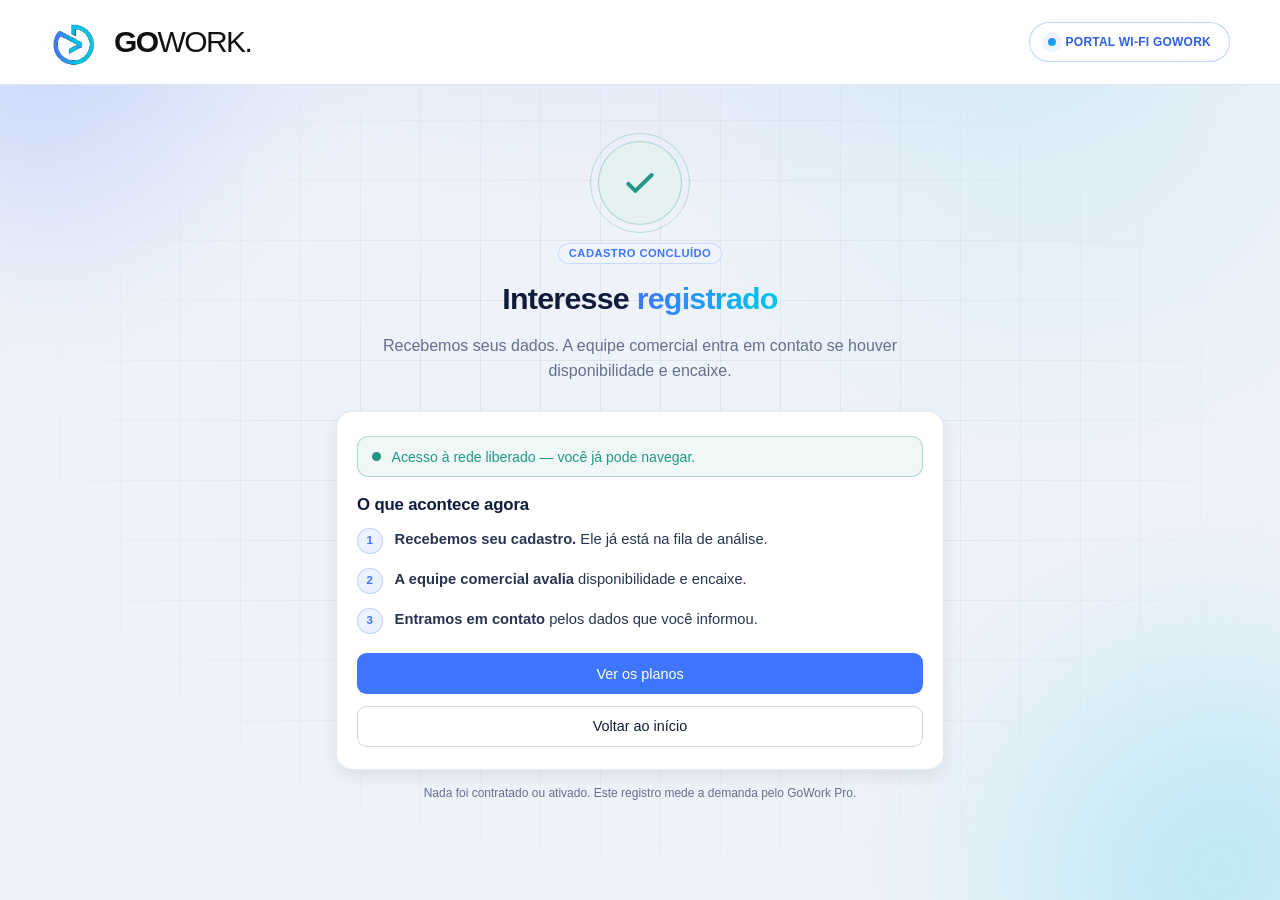
<file: inject.html>
<!DOCTYPE html>
<html lang="pt-BR">
<head>
  <meta charset="utf-8">
  <meta name="viewport" content="width=device-width, initial-scale=1">
  <meta name="theme-color" content="#3f76ff">
  <title>GoWork — Liberando acesso</title>
  <link rel="stylesheet" href="assets/css/app.css?v=7">
</head>
<body>
  <div class="app-shell">
    <div class="bg-layers" aria-hidden="true">
      <div class="login-grid"></div>
    </div>
    <main class="wrap" style="display:grid;place-items:center;min-height:70vh">
      <section class="done" style="text-align:center">
        <p class="eyebrow">GoWork Pro</p>
        <h1>Liberando seu <span class="gradient-text">acesso</span></h1>
        <p class="done__lead" style="margin-top:12px;color:var(--muted)">Aguarde um instante. Você será redirecionado.</p>
      </section>
    </main>
  </div>

  <!-- POST no servlet do hotspot. GET /login?user&pass devolve 404 no ROS 7. -->
  <form id="inject" method="post" action="$(link-login-only)" hidden>
    <input type="hidden" name="dst" value="">
    <input type="hidden" name="popup" value="true">
    <input type="hidden" name="username" value="">
    <input type="hidden" name="password" value="">
  </form>

  <script src="assets/js/md5.js?v=7"></script>
  <script>
    window.GOWORK_HOTSPOT = {
      chapId: "$(chap-id)",
      chapChallenge: "$(chap-challenge)"
    };
  </script>
  <script src="assets/js/config.js?v=7"></script>
  <script>
  (function () {
    const cfg = window.GOWORK_PRO_CONFIG || {};
    const form = document.getElementById("inject");
    const dst = new URLSearchParams(location.search).get("dst") || "";
    const action = form.getAttribute("action") || "";
    const onHotspot = action.indexOf("$(") === -1 && action !== "";

    /* Fora do html-directory do MikroTik: não há servlet — vai direto ao destino. */
    if (!onHotspot) {
      location.href = dst || "obrigado.html";
      return;
    }

    form.querySelector('[name="dst"]').value = dst;
    form.querySelector('[name="username"]').value = cfg.leadUsername || cfg.conectaUsername || "conecta";
    const password = cfg.leadPassword == null ? String(cfg.conectaPassword || "") : String(cfg.leadPassword);
    const passEl = form.querySelector('[name="password"]');
    const chap = window.GOWORK_HOTSPOT || {};
    if (
      chap.chapId &&
      String(chap.chapId).indexOf("$(") === -1 &&
      chap.chapChallenge &&
      String(chap.chapChallenge).indexOf("$(") === -1 &&
      typeof window.hexMD5 === "function"
    ) {
      passEl.value = window.hexMD5(chap.chapId + password + chap.chapChallenge);
    } else {
      passEl.value = password;
    }
    form.submit();
  })();
  </script>
</body>
</html>
</file>
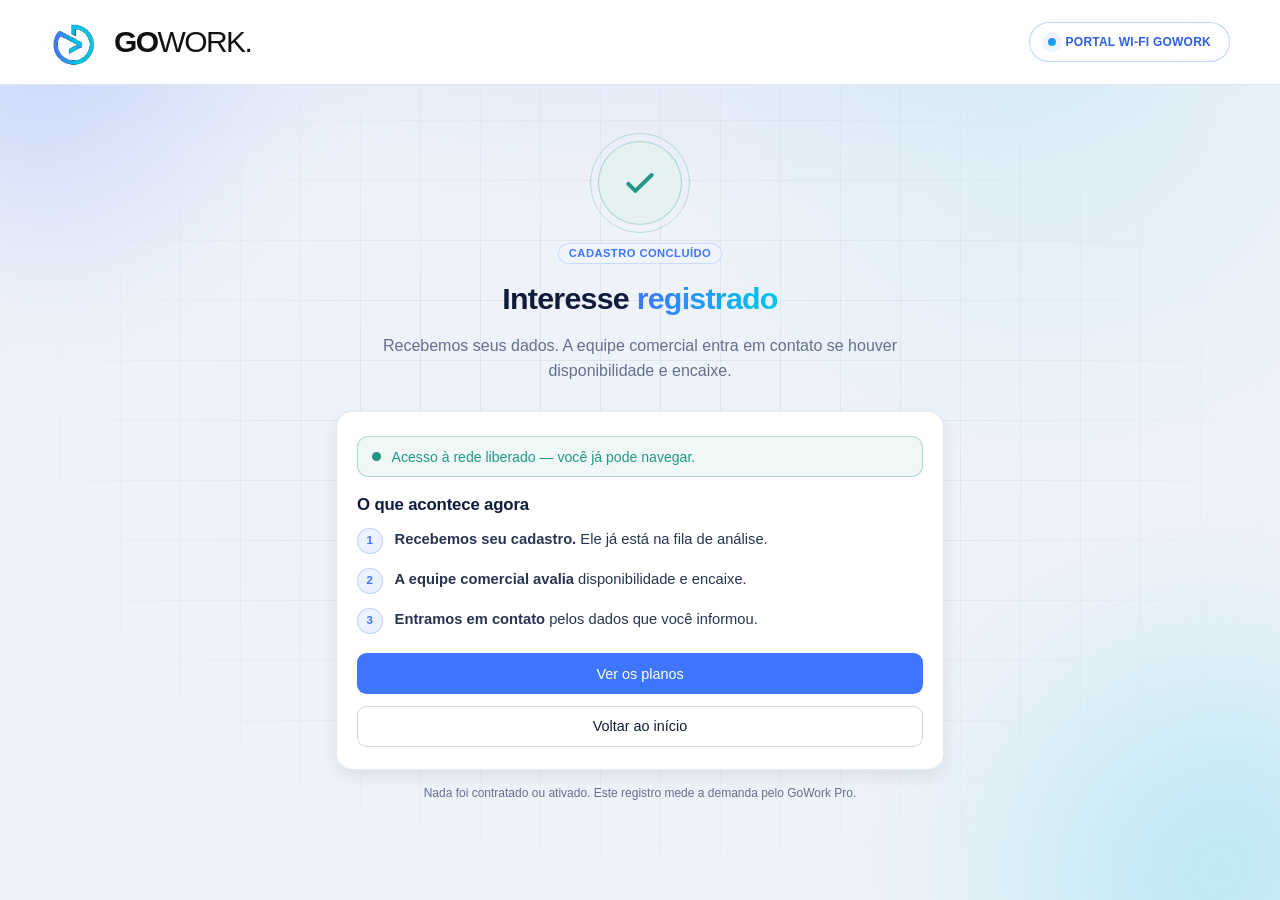
<file: obrigado.html>
<!DOCTYPE html>
<html lang="pt-BR">
<head>
  <meta charset="utf-8">
  <meta name="viewport" content="width=device-width, initial-scale=1">
  <meta name="theme-color" content="#3f76ff">
  <title>GoWork Pro — Interesse registrado</title>
  <link rel="stylesheet" href="assets/css/app.css?v=7">
  <style>
    /* Selo de confirmação — específico desta tela, não existe no design system. */
    .done{display:grid;place-items:center;gap:1.1rem;text-align:center;padding:.5rem 0 0}
    .done__mark{position:relative;width:5.25rem;height:5.25rem;display:grid;place-items:center;
      border-radius:50%;background:color-mix(in srgb,var(--success) 12%,#fff);
      border:1px solid color-mix(in srgb,var(--success) 32%,transparent)}
    .done__mark svg{width:2.5rem;height:2.5rem;color:var(--success)}
    .done__mark::after{content:"";position:absolute;inset:-.55rem;border-radius:50%;
      border:1px solid color-mix(in srgb,var(--success) 26%,transparent);
      animation:done-pulse 2.6s ease-out infinite}
    @keyframes done-pulse{0%{transform:scale(.92);opacity:.85}70%{transform:scale(1.08);opacity:0}100%{opacity:0}}
    .done__mark svg path{stroke-dasharray:28;stroke-dashoffset:28;animation:done-draw .55s .15s ease-out forwards}
    @keyframes done-draw{to{stroke-dashoffset:0}}
    @media (prefers-reduced-motion:reduce){
      .done__mark::after{animation:none}
      .done__mark svg path{animation:none;stroke-dashoffset:0}
    }
    .done h1{margin:0;font-size:1.9rem;font-weight:600;letter-spacing:-.025em;line-height:1.15}
    .done__lead{margin:0;max-width:34rem;color:var(--muted);font-size:1rem;line-height:1.55}

    /* Trilha "o que acontece agora" */
    .steps{list-style:none;margin:0;padding:0;display:grid;gap:.9rem;counter-reset:s;width:100%}
    .steps li{display:grid;grid-template-columns:1.6rem minmax(0,1fr);gap:.75rem;align-items:start;
      font-size:.92rem;line-height:1.5;color:var(--text)}
    .steps li::before{counter-increment:s;content:counter(s);display:grid;place-items:center;
      width:1.6rem;height:1.6rem;border-radius:50%;font-size:.72rem;font-weight:600;
      color:var(--blue);background:color-mix(in srgb,var(--blue) 10%,#fff);
      border:1px solid color-mix(in srgb,var(--blue) 26%,transparent)}
    .steps b{font-weight:600}

    /* Faixa de status da rede */
    .netline{display:flex;align-items:center;gap:.65rem;margin-top:.25rem;padding:.7rem .9rem;
      border-radius:.7rem;font-size:.88rem;font-weight:500;
      border:1px solid color-mix(in srgb,var(--success) 30%,transparent);
      background:color-mix(in srgb,var(--success) 7%,#fff);color:var(--success)}
    .netline__dot{width:.55rem;height:.55rem;border-radius:50%;background:var(--success);flex:0 0 auto;
      box-shadow:0 0 0 0 color-mix(in srgb,var(--success) 55%,transparent);animation:netpulse 2s infinite}
    @keyframes netpulse{70%{box-shadow:0 0 0 .5rem transparent}100%{box-shadow:0 0 0 0 transparent}}
    @media (prefers-reduced-motion:reduce){.netline__dot{animation:none}}

    .done-card{max-width:38rem;margin:1.75rem auto 0}
    .done-card .actions{margin-top:.35rem}
    @media (max-width:520px){
      .done h1{font-size:1.6rem}
      .done-card .actions .cta{width:100%}
    }
  </style>
</head>
<body>
  <div class="app-shell">
    <div class="bg-layers" aria-hidden="true">
      <div class="login-grid"></div>
      <div class="login-blob" style="top:-6rem;left:-6rem;width:26rem;height:26rem;background:radial-gradient(circle at 30% 30%, color-mix(in srgb, var(--blue) 55%, transparent), transparent 70%)"></div>
      <div class="login-blob" style="bottom:-8rem;right:-6rem;width:30rem;height:30rem;background:radial-gradient(circle at 70% 70%, color-mix(in srgb, var(--cyan) 55%, transparent), transparent 70%);animation-delay:-6s"></div>
    </div>

    <header class="topbar">
      <div class="topbar__inner">
        <a class="brand" data-href="index.html" aria-label="GoWork">
          <img class="brand__symbol" src="assets/img/gowork-mark.png" alt="">
          <span class="brand__wordmark" aria-hidden="true"><strong>GO</strong><span>WORK.</span></span>
        </a>
        <div class="status-pill" data-short="GoWork" role="status">Portal Wi-Fi GoWork</div>
      </div>
    </header>

    <main class="wrap">
      <section class="done">
        <div class="done__mark" aria-hidden="true">
          <svg viewBox="0 0 24 24" fill="none"><path d="m5 12.5 4.2 4.2L19 7.2" stroke="currentColor" stroke-width="2.4" stroke-linecap="round" stroke-linejoin="round"/></svg>
        </div>
        <div class="eyebrow" id="done-eyebrow">Cadastro concluído</div>
        <h1 id="thanks-title">Interesse <span class="gradient-text">registrado</span></h1>
        <p class="done__lead" id="thanks-copy">Recebemos seus dados. A equipe comercial entra em contato se houver disponibilidade e encaixe.</p>
      </section>

      <article class="form-section done-card">
        <div class="netline" id="netline">
          <span class="netline__dot" aria-hidden="true"></span>
          <span id="netline-text">Acesso à rede liberado — você já pode navegar.</span>
        </div>

        <h2 style="margin:.35rem 0 0;font-size:1.05rem;font-weight:600;letter-spacing:-.01em">O que acontece agora</h2>
        <ol class="steps" id="steps"></ol>

        <div class="actions">
          <a class="cta" data-href="planos.html">Ver os planos</a>
          <a class="cta btn--ghost" data-href="index.html">Voltar ao início</a>
        </div>
      </article>

      <p class="footnote" id="thanks-foot">Nada foi contratado ou ativado. Este registro mede a demanda pelo GoWork Pro.</p>
    </main>
  </div>

  <script src="assets/js/config.js?v=7"></script>
  <script src="assets/js/app.js?v=7"></script>
  <script>
  (function () {
    const G = window.GoworkPro;
    const plan = G.qs("plano");

    /* Conteúdo por plano. Mantém o texto original de cada variante e acrescenta
       a trilha de próximos passos, que antes não existia. */
    const V = {
      conecta: {
        eyebrow: "Acesso liberado",
        title: 'Você escolheu o <span class="gradient-text">GoWork Conecta</span>',
        lead: "A rede compartilhada da unidade está liberada para o uso previsto no contrato. Se a operação precisar de mais performance, o GoWork Pro continua disponível.",
        net: "Conectado à rede compartilhada da unidade.",
        steps: [
          "<b>Navegue normalmente.</b> Seu acesso já está ativo nesta unidade.",
          "<b>Instabilidade persistente?</b> Fale com a recepção — eles registram o chamado.",
          "<b>Precisa de mais banda?</b> Os planos Pro ficam disponíveis a qualquer momento.",
        ],
        foot: "Uso sujeito à Política de Uso da Rede da unidade.",
      },
      corporate: {
        eyebrow: "Diagnóstico enviado",
        title: 'Diagnóstico <span class="gradient-text">enviado</span>',
        lead: "Comercial e TI analisam o pedido em conjunto. Vocês serão contactados com os próximos passos — sem ativação automática.",
        steps: [
          "<b>Análise conjunta.</b> Comercial e TI avaliam o cenário descrito.",
          "<b>Contato em até 2 dias úteis</b> pelo e-mail e WhatsApp informados.",
          "<b>Proposta sob medida.</b> Escopo, prazo e investimento conforme o diagnóstico.",
        ],
      },
      day: {
        eyebrow: "Interesse registrado",
        title: 'Interesse no <span class="gradient-text">Pro Day</span> registrado',
        steps: [
          "<b>Verificação de disponibilidade</b> na sua unidade.",
          "<b>Contato da equipe</b> pelo WhatsApp informado.",
          "<b>Ativação por 24h</b> após confirmação — sem compromisso mensal.",
        ],
      },
      mensal: {
        eyebrow: "Interesse registrado",
        title: 'Interesse no <span class="gradient-text">Pro Mensal</span> registrado',
        steps: [
          "<b>Verificação de disponibilidade</b> na sua unidade.",
          "<b>Contato da equipe</b> para alinhar usuários e data de início.",
          "<b>Ativação recorrente</b> após confirmação — mínimo de 12 meses.",
        ],
      },
    };

    const base = {
      steps: [
        "<b>Recebemos seu cadastro.</b> Ele já está na fila de análise.",
        "<b>A equipe comercial avalia</b> disponibilidade e encaixe.",
        "<b>Entramos em contato</b> pelos dados que você informou.",
      ],
    };
    const v = Object.assign({}, base, V[plan] || {});

    const set = (id, html) => { const el = document.getElementById(id); if (el && html) el.innerHTML = html; };
    set("done-eyebrow", v.eyebrow);
    set("thanks-title", v.title);
    set("thanks-copy", v.lead);
    set("netline-text", v.net);
    set("thanks-foot", v.foot);

    document.getElementById("steps").innerHTML =
      /* span obrigatório: o li é grid de 2 colunas e o texto solto depois
         do <b> viraria um 3º item, caindo na coluna estreita do número. */
      v.steps.map((s) => "<li><span>" + s + "</span></li>").join("");

    /* A faixa verde só faz sentido para quem realmente saiu daqui com acesso —
       ou seja, quem veio pelo portal. Fora do hotspot ela some. */
    try {
      if (sessionStorage.getItem("gowork-hotspot-origin") !== "1") {
        document.getElementById("netline").hidden = true;
      }
    } catch (e) {
      document.getElementById("netline").hidden = true;
    }

    /* Quem já é Conecta não precisa do CTA de planos em destaque. */
    if (plan === "conecta") {
      const cta = document.querySelector('.actions .cta[data-href="planos.html"]');
      if (cta) cta.classList.add("btn--ghost");
    }
  })();
  </script>
</body>
</html>
</file>
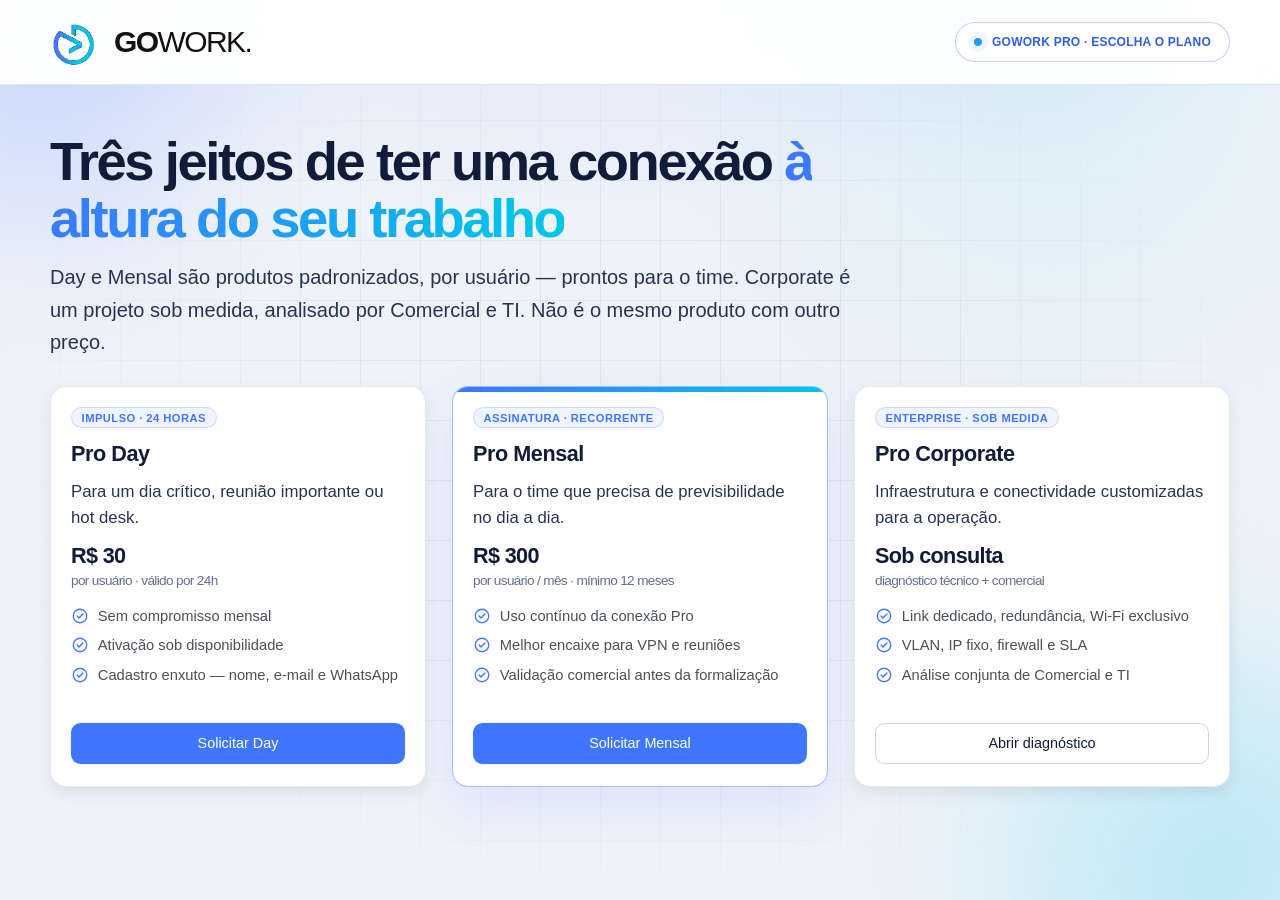
<file: planos.html>
<!DOCTYPE html>
<html lang="pt-BR">
<head>
  <meta charset="utf-8">
  <meta name="viewport" content="width=device-width, initial-scale=1">
  <meta name="theme-color" content="#3f76ff">
  <title>GoWork Pro — Escolha o plano</title>
  <link rel="stylesheet" href="assets/css/app.css">
</head>
<body>
  <div class="app-shell">
    <div class="bg-layers" aria-hidden="true">
      <div class="login-grid"></div>
      <div class="login-blob" style="top:-6rem;left:-6rem;width:26rem;height:26rem;background:radial-gradient(circle at 30% 30%, color-mix(in srgb, var(--blue) 55%, transparent), transparent 70%)"></div>
      <div class="login-blob" style="bottom:-8rem;right:-6rem;width:30rem;height:30rem;background:radial-gradient(circle at 70% 70%, color-mix(in srgb, var(--cyan) 55%, transparent), transparent 70%);animation-delay:-6s"></div>
    </div>
    <header class="topbar">
      <div class="topbar__inner">
        <a class="brand" data-href="index.html" aria-label="GoWork">
          <img class="brand__symbol" src="assets/img/gowork-mark.png" alt="">
          <span class="brand__wordmark" aria-hidden="true"><strong>GO</strong><span>WORK.</span></span>
        </a>
        <div class="status-pill" data-short="Pro" role="status">GoWork Pro · escolha o plano</div>
      </div>
    </header>

    <main class="wrap">
      <section class="hero">
        <h1>Três jeitos de ter uma conexão <span class="gradient-text">à altura do seu trabalho</span></h1>
        <p class="hero__lead">
          Day e Mensal são produtos padronizados, por usuário — prontos para o time. Corporate é um
          projeto sob medida, analisado por Comercial e TI. Não é o mesmo produto com outro preço.
        </p>
      </section>

      <section class="grid-3" style="margin-top:28px">
        <article class="plan-card">
          <div class="eyebrow">Impulso · 24 horas</div>
          <h2>Pro Day</h2>
          <p class="plan-card__subtitle">Para um dia crítico, reunião importante ou hot desk.</p>
          <div class="price">R$ 30 <small>por usuário · válido por 24h</small></div>
          <ul class="features"><li><svg class="check" viewBox="0 0 24 24" aria-hidden="true"><circle cx="12" cy="12" r="9" fill="none" stroke="currentColor" stroke-width="1.7"/><path d="m8.2 12.1 2.4 2.5 5.3-5.4" fill="none" stroke="currentColor" stroke-width="1.9" stroke-linecap="round" stroke-linejoin="round"/></svg><span>Sem compromisso mensal</span></li><li><svg class="check" viewBox="0 0 24 24" aria-hidden="true"><circle cx="12" cy="12" r="9" fill="none" stroke="currentColor" stroke-width="1.7"/><path d="m8.2 12.1 2.4 2.5 5.3-5.4" fill="none" stroke="currentColor" stroke-width="1.9" stroke-linecap="round" stroke-linejoin="round"/></svg><span>Ativação sob disponibilidade</span></li><li><svg class="check" viewBox="0 0 24 24" aria-hidden="true"><circle cx="12" cy="12" r="9" fill="none" stroke="currentColor" stroke-width="1.7"/><path d="m8.2 12.1 2.4 2.5 5.3-5.4" fill="none" stroke="currentColor" stroke-width="1.9" stroke-linecap="round" stroke-linejoin="round"/></svg><span>Cadastro enxuto — nome, e-mail e WhatsApp</span></li></ul>
          <div class="card-spacer"></div>
          <a class="cta" data-href="formulario.html?plano=day">Solicitar Day</a>
        </article>
        <article class="plan-card plan-card--pro">
          <div class="eyebrow">Assinatura · recorrente</div>
          <h2>Pro Mensal</h2>
          <p class="plan-card__subtitle">Para o time que precisa de previsibilidade no dia a dia.</p>
          <div class="price">R$ 300 <small>por usuário / mês · mínimo 12 meses</small></div>
          <ul class="features"><li><svg class="check" viewBox="0 0 24 24" aria-hidden="true"><circle cx="12" cy="12" r="9" fill="none" stroke="currentColor" stroke-width="1.7"/><path d="m8.2 12.1 2.4 2.5 5.3-5.4" fill="none" stroke="currentColor" stroke-width="1.9" stroke-linecap="round" stroke-linejoin="round"/></svg><span>Uso contínuo da conexão Pro</span></li><li><svg class="check" viewBox="0 0 24 24" aria-hidden="true"><circle cx="12" cy="12" r="9" fill="none" stroke="currentColor" stroke-width="1.7"/><path d="m8.2 12.1 2.4 2.5 5.3-5.4" fill="none" stroke="currentColor" stroke-width="1.9" stroke-linecap="round" stroke-linejoin="round"/></svg><span>Melhor encaixe para VPN e reuniões</span></li><li><svg class="check" viewBox="0 0 24 24" aria-hidden="true"><circle cx="12" cy="12" r="9" fill="none" stroke="currentColor" stroke-width="1.7"/><path d="m8.2 12.1 2.4 2.5 5.3-5.4" fill="none" stroke="currentColor" stroke-width="1.9" stroke-linecap="round" stroke-linejoin="round"/></svg><span>Validação comercial antes da formalização</span></li></ul>
          <div class="card-spacer"></div>
          <a class="cta" data-href="formulario.html?plano=mensal">Solicitar Mensal</a>
        </article>
        <article class="plan-card">
          <div class="eyebrow">Enterprise · sob medida</div>
          <h2>Pro Corporate</h2>
          <p class="plan-card__subtitle">Infraestrutura e conectividade customizadas para a operação.</p>
          <div class="price">Sob consulta <small>diagnóstico técnico + comercial</small></div>
          <ul class="features"><li><svg class="check" viewBox="0 0 24 24" aria-hidden="true"><circle cx="12" cy="12" r="9" fill="none" stroke="currentColor" stroke-width="1.7"/><path d="m8.2 12.1 2.4 2.5 5.3-5.4" fill="none" stroke="currentColor" stroke-width="1.9" stroke-linecap="round" stroke-linejoin="round"/></svg><span>Link dedicado, redundância, Wi-Fi exclusivo</span></li><li><svg class="check" viewBox="0 0 24 24" aria-hidden="true"><circle cx="12" cy="12" r="9" fill="none" stroke="currentColor" stroke-width="1.7"/><path d="m8.2 12.1 2.4 2.5 5.3-5.4" fill="none" stroke="currentColor" stroke-width="1.9" stroke-linecap="round" stroke-linejoin="round"/></svg><span>VLAN, IP fixo, firewall e SLA</span></li><li><svg class="check" viewBox="0 0 24 24" aria-hidden="true"><circle cx="12" cy="12" r="9" fill="none" stroke="currentColor" stroke-width="1.7"/><path d="m8.2 12.1 2.4 2.5 5.3-5.4" fill="none" stroke="currentColor" stroke-width="1.9" stroke-linecap="round" stroke-linejoin="round"/></svg><span>Análise conjunta de Comercial e TI</span></li></ul>
          <div class="card-spacer"></div>
          <a class="cta btn--ghost" data-href="corporate.html">Abrir diagnóstico</a>
        </article>
      </section>
    </main>
  </div>
  <script src="assets/js/config.js"></script>
  <script src="assets/js/app.js"></script>
  
</body>
</html>
</file>
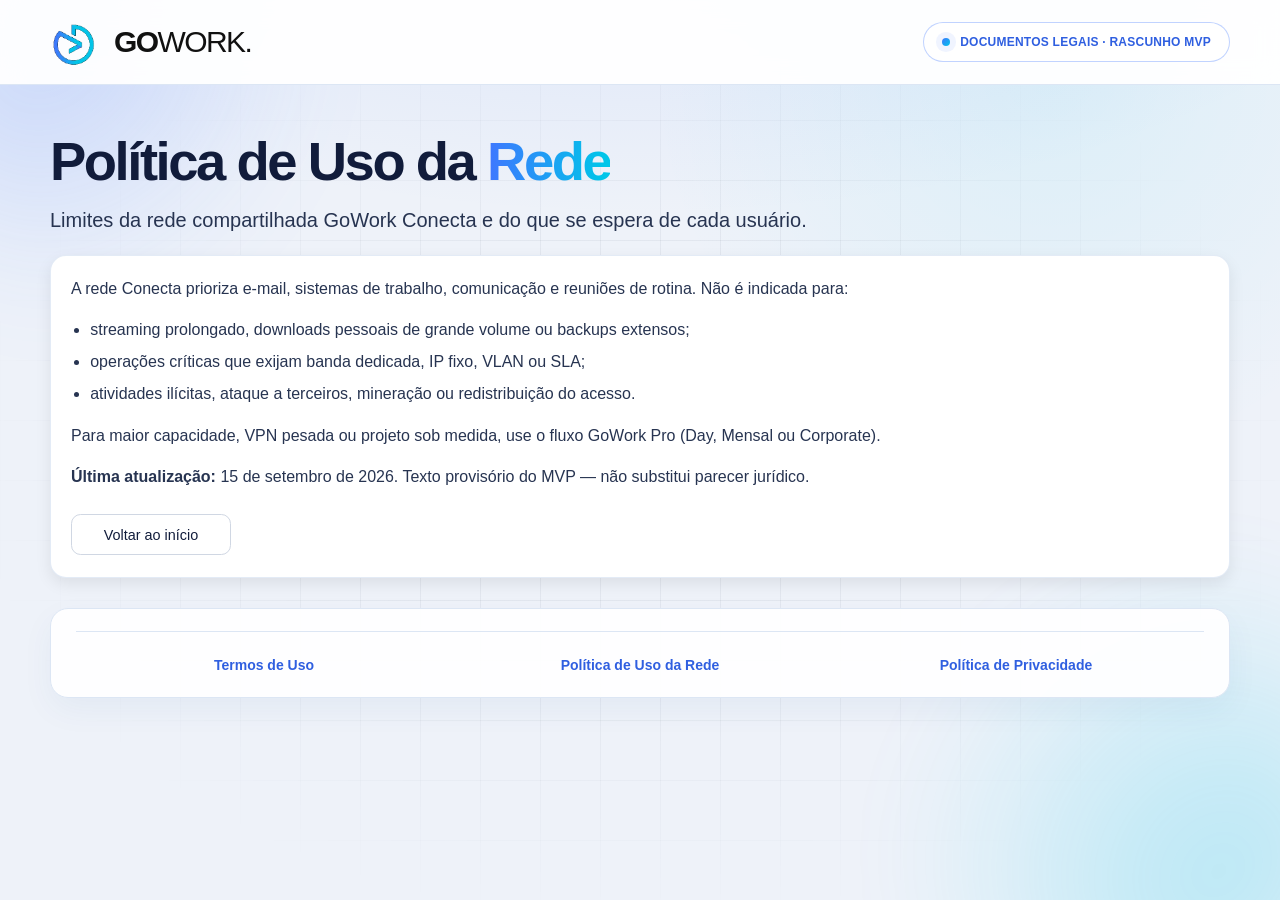
<file: politica-rede.html>
<!DOCTYPE html>
<html lang="pt-BR">
<head>
  <meta charset="utf-8">
  <meta name="viewport" content="width=device-width, initial-scale=1">
  <meta name="theme-color" content="#3f76ff">
  <title>GoWork — Política de Uso da Rede</title>
  <link rel="stylesheet" href="assets/css/app.css">
</head>
<body>
  <div class="app-shell">
    <div class="bg-layers" aria-hidden="true">
      <div class="login-grid"></div>
      <div class="login-blob" style="top:-6rem;left:-6rem;width:26rem;height:26rem;background:radial-gradient(circle at 30% 30%, color-mix(in srgb, var(--blue) 55%, transparent), transparent 70%)"></div>
      <div class="login-blob" style="bottom:-8rem;right:-6rem;width:30rem;height:30rem;background:radial-gradient(circle at 70% 70%, color-mix(in srgb, var(--cyan) 55%, transparent), transparent 70%);animation-delay:-6s"></div>
    </div>
    <header class="topbar">
      <div class="topbar__inner">
        <a class="brand" data-href="index.html" aria-label="GoWork">
          <img class="brand__symbol" src="assets/img/gowork-mark.png" alt="">
          <span class="brand__wordmark" aria-hidden="true"><strong>GO</strong><span>WORK.</span></span>
        </a>
        <div class="status-pill" data-short="Legal" role="status">Documentos legais · rascunho MVP</div>
      </div>
    </header>
    <main class="wrap">
      <section class="hero">
        <h1>Política de Uso da <span class="gradient-text">Rede</span></h1>
        <p class="hero__lead">Limites da rede compartilhada GoWork Conecta e do que se espera de cada usuário.</p>
      </section>
      <article class="form-section legal-doc">
        <p>A rede Conecta prioriza e-mail, sistemas de trabalho, comunicação e reuniões de rotina. Não é indicada para:</p>
        <ul>
          <li>streaming prolongado, downloads pessoais de grande volume ou backups extensos;</li>
          <li>operações críticas que exijam banda dedicada, IP fixo, VLAN ou SLA;</li>
          <li>atividades ilícitas, ataque a terceiros, mineração ou redistribuição do acesso.</li>
        </ul>
        <p>Para maior capacidade, VPN pesada ou projeto sob medida, use o fluxo GoWork Pro (Day, Mensal ou Corporate).</p>
        <p><strong>Última atualização:</strong> 15 de setembro de 2026. Texto provisório do MVP — não substitui parecer jurídico.</p>
        <div class="form-actions">
          <a class="btn btn--ghost" data-href="index.html">Voltar ao início</a>
        </div>
      </article>
      <section class="legal" aria-label="Documentos legais">
        <nav class="legal__links" aria-label="Documentos legais">
          <a class="footer-link" href="#" data-terms>Termos de Uso</a>
          <a class="footer-link" href="#" data-policy>Política de Uso da Rede</a>
          <a class="footer-link" href="#" data-privacy>Política de Privacidade</a>
        </nav>
      </section>
    </main>
  </div>
  <script src="assets/js/config.js"></script>
  <script src="assets/js/app.js"></script>
</body>
</html>
</file>
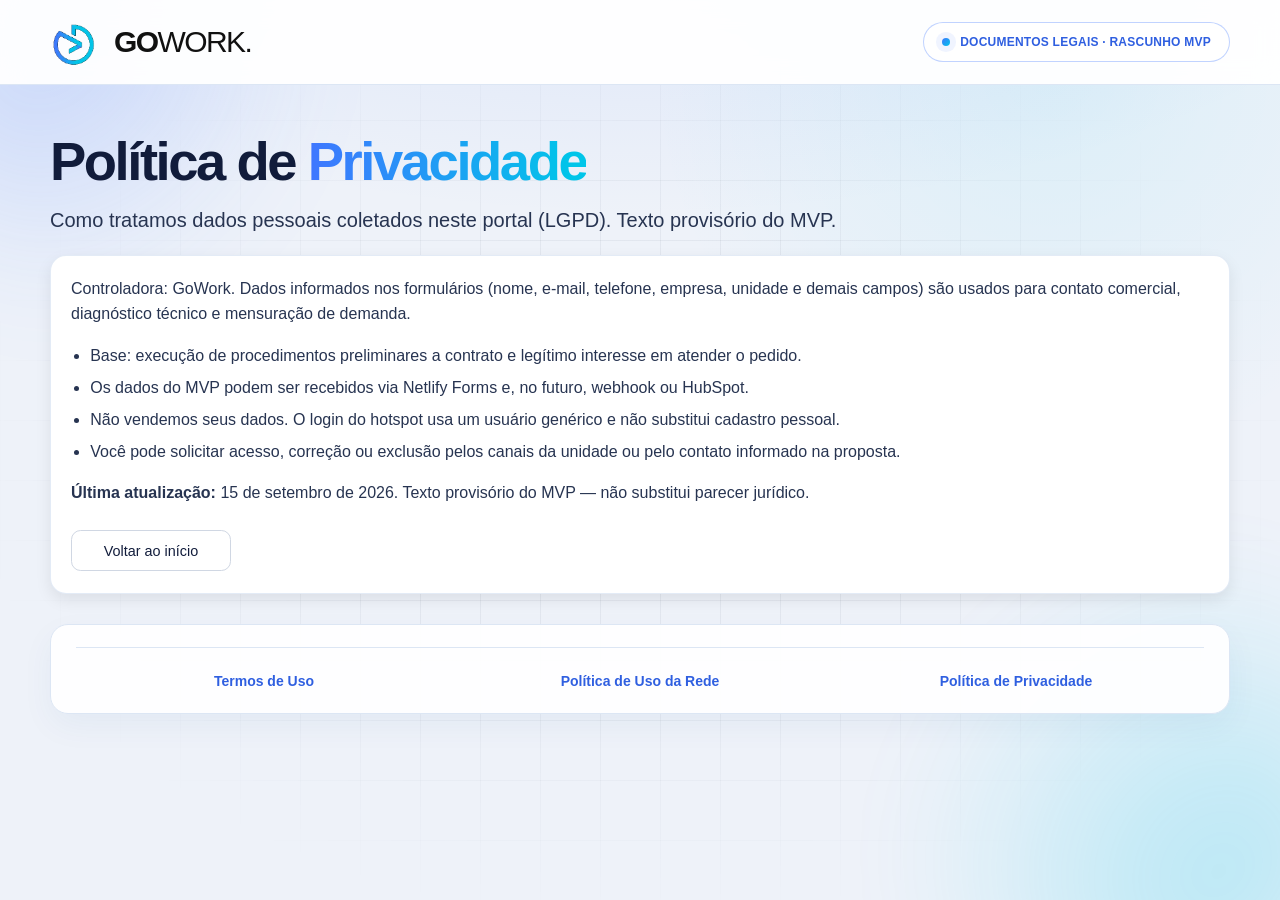
<file: privacidade.html>
<!DOCTYPE html>
<html lang="pt-BR">
<head>
  <meta charset="utf-8">
  <meta name="viewport" content="width=device-width, initial-scale=1">
  <meta name="theme-color" content="#3f76ff">
  <title>GoWork — Política de Privacidade</title>
  <link rel="stylesheet" href="assets/css/app.css">
</head>
<body>
  <div class="app-shell">
    <div class="bg-layers" aria-hidden="true">
      <div class="login-grid"></div>
      <div class="login-blob" style="top:-6rem;left:-6rem;width:26rem;height:26rem;background:radial-gradient(circle at 30% 30%, color-mix(in srgb, var(--blue) 55%, transparent), transparent 70%)"></div>
      <div class="login-blob" style="bottom:-8rem;right:-6rem;width:30rem;height:30rem;background:radial-gradient(circle at 70% 70%, color-mix(in srgb, var(--cyan) 55%, transparent), transparent 70%);animation-delay:-6s"></div>
    </div>
    <header class="topbar">
      <div class="topbar__inner">
        <a class="brand" data-href="index.html" aria-label="GoWork">
          <img class="brand__symbol" src="assets/img/gowork-mark.png" alt="">
          <span class="brand__wordmark" aria-hidden="true"><strong>GO</strong><span>WORK.</span></span>
        </a>
        <div class="status-pill" data-short="Legal" role="status">Documentos legais · rascunho MVP</div>
      </div>
    </header>
    <main class="wrap">
      <section class="hero">
        <h1>Política de <span class="gradient-text">Privacidade</span></h1>
        <p class="hero__lead">Como tratamos dados pessoais coletados neste portal (LGPD). Texto provisório do MVP.</p>
      </section>
      <article class="form-section legal-doc">
        <p>Controladora: GoWork. Dados informados nos formulários (nome, e-mail, telefone, empresa, unidade e demais campos) são usados para contato comercial, diagnóstico técnico e mensuração de demanda.</p>
        <ul>
          <li>Base: execução de procedimentos preliminares a contrato e legítimo interesse em atender o pedido.</li>
          <li>Os dados do MVP podem ser recebidos via Netlify Forms e, no futuro, webhook ou HubSpot.</li>
          <li>Não vendemos seus dados. O login do hotspot usa um usuário genérico e não substitui cadastro pessoal.</li>
          <li>Você pode solicitar acesso, correção ou exclusão pelos canais da unidade ou pelo contato informado na proposta.</li>
        </ul>
        <p><strong>Última atualização:</strong> 15 de setembro de 2026. Texto provisório do MVP — não substitui parecer jurídico.</p>
        <div class="form-actions">
          <a class="btn btn--ghost" data-href="index.html">Voltar ao início</a>
        </div>
      </article>
      <section class="legal" aria-label="Documentos legais">
        <nav class="legal__links" aria-label="Documentos legais">
          <a class="footer-link" href="#" data-terms>Termos de Uso</a>
          <a class="footer-link" href="#" data-policy>Política de Uso da Rede</a>
          <a class="footer-link" href="#" data-privacy>Política de Privacidade</a>
        </nav>
      </section>
    </main>
  </div>
  <script src="assets/js/config.js"></script>
  <script src="assets/js/app.js"></script>
</body>
</html>
</file>
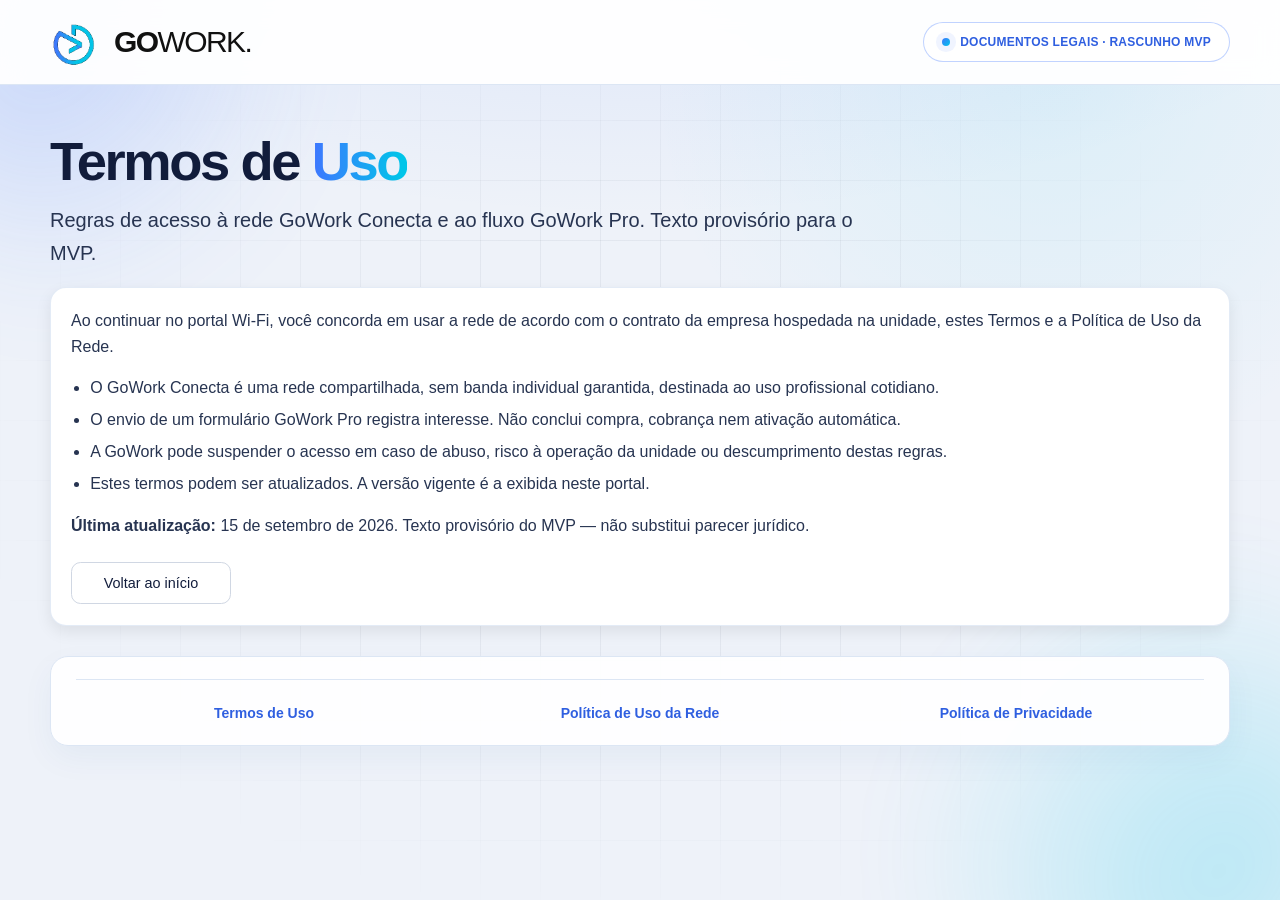
<file: termos.html>
<!DOCTYPE html>
<html lang="pt-BR">
<head>
  <meta charset="utf-8">
  <meta name="viewport" content="width=device-width, initial-scale=1">
  <meta name="theme-color" content="#3f76ff">
  <title>GoWork — Termos de Uso</title>
  <link rel="stylesheet" href="assets/css/app.css">
</head>
<body>
  <div class="app-shell">
    <div class="bg-layers" aria-hidden="true">
      <div class="login-grid"></div>
      <div class="login-blob" style="top:-6rem;left:-6rem;width:26rem;height:26rem;background:radial-gradient(circle at 30% 30%, color-mix(in srgb, var(--blue) 55%, transparent), transparent 70%)"></div>
      <div class="login-blob" style="bottom:-8rem;right:-6rem;width:30rem;height:30rem;background:radial-gradient(circle at 70% 70%, color-mix(in srgb, var(--cyan) 55%, transparent), transparent 70%);animation-delay:-6s"></div>
    </div>
    <header class="topbar">
      <div class="topbar__inner">
        <a class="brand" data-href="index.html" aria-label="GoWork">
          <img class="brand__symbol" src="assets/img/gowork-mark.png" alt="">
          <span class="brand__wordmark" aria-hidden="true"><strong>GO</strong><span>WORK.</span></span>
        </a>
        <div class="status-pill" data-short="Legal" role="status">Documentos legais · rascunho MVP</div>
      </div>
    </header>
    <main class="wrap">
      <section class="hero">
        <h1>Termos de <span class="gradient-text">Uso</span></h1>
        <p class="hero__lead">Regras de acesso à rede GoWork Conecta e ao fluxo GoWork Pro. Texto provisório para o MVP.</p>
      </section>
      <article class="form-section legal-doc">
        <p>Ao continuar no portal Wi-Fi, você concorda em usar a rede de acordo com o contrato da empresa hospedada na unidade, estes Termos e a Política de Uso da Rede.</p>
        <ul>
          <li>O GoWork Conecta é uma rede compartilhada, sem banda individual garantida, destinada ao uso profissional cotidiano.</li>
          <li>O envio de um formulário GoWork Pro registra interesse. Não conclui compra, cobrança nem ativação automática.</li>
          <li>A GoWork pode suspender o acesso em caso de abuso, risco à operação da unidade ou descumprimento destas regras.</li>
          <li>Estes termos podem ser atualizados. A versão vigente é a exibida neste portal.</li>
        </ul>
        <p><strong>Última atualização:</strong> 15 de setembro de 2026. Texto provisório do MVP — não substitui parecer jurídico.</p>
        <div class="form-actions">
          <a class="btn btn--ghost" data-href="index.html">Voltar ao início</a>
        </div>
      </article>
      <section class="legal" aria-label="Documentos legais">
        <nav class="legal__links" aria-label="Documentos legais">
          <a class="footer-link" href="#" data-terms>Termos de Uso</a>
          <a class="footer-link" href="#" data-policy>Política de Uso da Rede</a>
          <a class="footer-link" href="#" data-privacy>Política de Privacidade</a>
        </nav>
      </section>
    </main>
  </div>
  <script src="assets/js/config.js"></script>
  <script src="assets/js/app.js"></script>
</body>
</html>
</file>
<file: assets/css/app.css>
:root {
  --brand-primary: #3f76ff;
  --brand-secondary: #00c5e9;
  --navy: #111c3b;
  --text: #273451;
  --muted: #63708d;
  --line: #dce6f4;
  --soft: #f7fbff;
  --blue: #3f76ff;
  --cyan: #00c5e9;
  --blue-dark: #2f5fe0;
  --warning: #f2a129;
  --warning-bg: #fffaf1;
  --danger: #dc3545;
  --success: #249689;
  --background: #eef2f9;
  --card: #ffffff;
  --radius: 22px;
  --shadow: 0 15px 45px rgba(23, 73, 130, 0.08);
  --max-width: 1180px;
  --font: Inter, -apple-system, BlinkMacSystemFont, "Segoe UI", Roboto, Arial, sans-serif;
}

*,
*::before,
*::after {
  box-sizing: border-box;
}

html {
  scroll-behavior: smooth;
  -webkit-text-size-adjust: 100%;
}

body {
  margin: 0;
  min-height: 100dvh;
  color: var(--text);
  font-family: var(--font);
  background: var(--background);
  -webkit-font-smoothing: antialiased;
  -webkit-tap-highlight-color: transparent;
  /* Sem Inter instalado, pesos 550/650/800 viram negrito sintético (glifo pintado 2x). */
  font-synthesis: none;
}

a {
  color: inherit;
}

button,
input,
select,
textarea {
  font: inherit;
}

.app-shell {
  position: relative;
  isolation: isolate;
  min-height: 100dvh;
  display: flex;
  flex-direction: column;
  background-color: var(--background);
  background-image:
    radial-gradient(ellipse 120% 80% at 50% -20%, color-mix(in srgb, var(--blue) 14%, transparent), transparent 55%),
    radial-gradient(circle at 82% 8%, rgba(0, 197, 233, 0.08), transparent 25rem);
}

.bg-layers {
  pointer-events: none;
  position: absolute;
  inset: 0;
  z-index: -1;
  overflow: hidden;
}

.login-blob {
  position: absolute;
  border-radius: 9999px;
  filter: blur(60px);
  opacity: 0.45;
  animation: login-blob 16s ease-in-out infinite;
}

.login-grid {
  position: absolute;
  inset: 0;
  background-image:
    linear-gradient(to right, color-mix(in srgb, var(--navy) 5%, transparent) 1px, transparent 1px),
    linear-gradient(to bottom, color-mix(in srgb, var(--navy) 5%, transparent) 1px, transparent 1px);
  background-size: 60px 60px;
  mask-image: radial-gradient(ellipse at center, black 35%, transparent 75%);
  -webkit-mask-image: radial-gradient(ellipse at center, black 35%, transparent 75%);
  animation: login-grid-pan 24s linear infinite;
}

@keyframes login-blob {
  0%,
  100% {
    transform: translate3d(0, 0, 0) scale(1);
  }
  33% {
    transform: translate3d(28px, -18px, 0) scale(1.07);
  }
  66% {
    transform: translate3d(-22px, 22px, 0) scale(0.96);
  }
}

@keyframes login-grid-pan {
  0% {
    background-position: 0 0;
  }
  100% {
    background-position: 60px 60px;
  }
}

.topbar {
  position: sticky;
  top: 0;
  z-index: 20;
  background: rgba(255, 255, 255, 0.94);
  border-bottom: 1px solid var(--line);
  backdrop-filter: blur(12px);
}

.topbar__inner,
.wrap {
  width: min(calc(100% - 40px), var(--max-width));
  margin: 0 auto;
}

.topbar__inner {
  min-height: 84px;
  display: flex;
  align-items: center;
  justify-content: space-between;
  gap: 20px;
}

.brand {
  display: inline-flex;
  align-items: center;
  gap: 12px;
  text-decoration: none;
  min-width: max-content;
}

.brand__symbol {
  width: 52px;
  height: 52px;
  object-fit: contain;
  display: block;
}

.brand__wordmark {
  display: inline-flex;
  align-items: baseline;
  color: #111;
  line-height: 1;
  letter-spacing: -1.6px;
  font-size: 30px;
}

.brand__wordmark strong {
  font-weight: 700;
}

.brand__wordmark span {
  font-weight: 300;
}

.status-pill {
  border: 1px solid color-mix(in srgb, var(--blue) 32%, transparent);
  color: var(--blue-dark);
  background: #fff;
  padding: 12px 18px;
  border-radius: 999px;
  font-size: 12px;
  font-weight: 700;
  letter-spacing: 0.02em;
  text-transform: uppercase;
  display: inline-flex;
  align-items: center;
  gap: 10px;
  white-space: nowrap;
}

.status-pill::before {
  content: "";
  width: 8px;
  height: 8px;
  border-radius: 50%;
  background: linear-gradient(135deg, var(--blue), var(--cyan));
  box-shadow: 0 0 0 6px color-mix(in srgb, var(--blue) 8%, transparent);
}

main.wrap {
  padding: 48px 0 40px;
  flex: 1;
}

h1,
h2,
h3,
p {
  margin: 0;
}

h1 {
  color: var(--navy);
  font-size: clamp(2rem, 5vw, 3.4rem);
  line-height: 1.05;
  letter-spacing: -0.045em;
}

h2 {
  color: var(--navy);
  font-size: clamp(1.5rem, 3vw, 2.2rem);
  letter-spacing: -0.03em;
  line-height: 1.1;
}

.gradient-text {
  background: linear-gradient(90deg, var(--blue) 0%, var(--cyan) 95%);
  -webkit-background-clip: text;
  background-clip: text;
  -webkit-text-fill-color: transparent;
  color: transparent;
}

.hero {
  max-width: 890px;
}

.hero--split {
  max-width: none;
  display: grid;
  grid-template-columns: minmax(0, 1fr) 270px;
  gap: 44px;
  align-items: center;
  margin-bottom: 28px;
}

.hero__lead,
.hero p {
  margin-top: 14px;
  max-width: 820px;
  color: var(--text);
  font-size: clamp(1rem, 2vw, 1.25rem);
  line-height: 1.62;
}

.hero__visual {
  min-height: 220px;
  border-radius: 28px;
  border: 1px solid color-mix(in srgb, var(--blue) 18%, transparent);
  background:
    radial-gradient(circle at 35% 28%, rgba(0, 197, 233, 0.18), transparent 8rem),
    linear-gradient(145deg, #f9fdff 0%, #edf7ff 100%);
  position: relative;
  overflow: hidden;
}

.hero__wifi {
  position: absolute;
  left: 30px;
  top: 42px;
  width: 90px;
  height: 70px;
  color: var(--blue);
}

.hero__buildings {
  position: absolute;
  right: 24px;
  bottom: 0;
  display: flex;
  align-items: end;
  gap: 9px;
}

.hero__building {
  width: 48px;
  border-radius: 10px 10px 0 0;
  border: 1px solid color-mix(in srgb, var(--blue) 26%, transparent);
  background:
    repeating-linear-gradient(180deg, rgba(63, 118, 255, 0.18) 0 8px, rgba(255, 255, 255, 0.92) 8px 15px),
    linear-gradient(180deg, #eaf6ff, #d4ebff);
}

.hero__building:nth-child(1) {
  height: 112px;
}
.hero__building:nth-child(2) {
  height: 170px;
  width: 56px;
}
.hero__building:nth-child(3) {
  height: 136px;
}

.information,
.notice,
.warning-box,
.price-box,
.legal,
.card,
.form-section {
  border-radius: 18px;
}

.information {
  margin-top: 28px;
  display: flex;
  align-items: flex-start;
  gap: 18px;
  border: 1px solid color-mix(in srgb, var(--blue) 28%, transparent);
  background: linear-gradient(90deg, #ffffff 0%, #f4fbff 100%);
  padding: 21px 24px;
  max-width: 925px;
}

.information svg,
.legal__icon,
.notice svg {
  flex: 0 0 auto;
  width: 42px;
  height: 42px;
  color: var(--blue);
}

.information p,
.notice p {
  margin: 0;
  font-size: 1rem;
  line-height: 1.58;
}

.bridge {
  margin: 31px 0 22px;
  font-size: 1.1rem;
  line-height: 1.55;
}

.bridge strong {
  color: var(--blue-dark);
}

.plans,
.grid-3 {
  display: grid;
  gap: 26px;
}

.plans {
  grid-template-columns: 1fr 1fr;
}

.grid-3 {
  grid-template-columns: repeat(3, minmax(0, 1fr));
}

.card,
.plan-card,
.form-section {
  position: relative;
  display: flex;
  flex-direction: column;
  gap: 0.85rem;
  border: 1px solid color-mix(in srgb, var(--line) 80%, transparent);
  border-radius: 1rem;
  background: var(--card);
  box-shadow: 0 6px 16px rgba(0, 0, 0, 0.08);
  padding: 1.25rem 1.25rem 1.35rem;
  overflow: hidden;
}

.plan-card--pro,
.card--featured {
  border-color: color-mix(in srgb, var(--blue) 48%, transparent);
  box-shadow: 0 18px 50px color-mix(in srgb, var(--blue) 12%, transparent);
}

.plan-card--pro::before,
.card--featured::before {
  content: "";
  position: absolute;
  inset: 0 0 auto;
  height: 5px;
  background: linear-gradient(90deg, var(--blue), var(--cyan));
}

.eyebrow {
  width: fit-content;
  display: inline-flex;
  align-items: center;
  border: 1px solid color-mix(in srgb, var(--blue) 22%, transparent);
  color: var(--blue);
  background: color-mix(in srgb, var(--blue) 8%, #fff);
  border-radius: 999px;
  padding: 0.22rem 0.6rem;
  font-size: 0.7rem;
  font-weight: 600;
  letter-spacing: 0.04em;
  text-transform: uppercase;
}

.plan-card h2,
.card h2 {
  margin: 0;
  font-size: 1.35rem;
  font-weight: 600;
  letter-spacing: -0.02em;
}

.plan-card__subtitle {
  color: var(--text);
  font-size: 1.05rem;
  line-height: 1.5;
}

.features,
.list {
  list-style: none;
  margin: 0.25rem 0 0;
  padding: 0;
  display: grid;
  gap: 0.55rem;
}

.features li,
.list li {
  display: grid;
  grid-template-columns: 18px minmax(0, 1fr);
  gap: 0.55rem;
  align-items: start;
  font-size: 0.92rem;
  line-height: 1.4;
  color: #495057;
}

.check {
  width: 18px;
  height: 18px;
  margin-top: 1px;
  color: var(--blue);
}

.warning-box {
  margin-top: 0.35rem;
  border: 1px solid color-mix(in srgb, var(--warning) 28%, #d0d7e3);
  background: var(--warning-bg);
  border-radius: 0.85rem;
  padding: 0.85rem 0.95rem;
  display: grid;
  grid-template-columns: 20px minmax(0, 1fr);
  gap: 0.65rem;
}

.warning-box svg {
  width: 20px;
  height: 20px;
  color: var(--warning);
}

.warning-box p {
  margin: 0;
  color: #5d4c2f;
  font-size: 0.95rem;
}

.price-box,
.revenue {
  margin-top: 0.2rem;
  padding: 0.85rem 1rem;
  border: 1px solid color-mix(in srgb, var(--blue) 16%, #d0d7e3);
  border-radius: 0.85rem;
  background: color-mix(in srgb, var(--blue) 6%, #fff);
  display: flex;
  align-items: center;
  justify-content: space-between;
  gap: 0.75rem;
  flex-wrap: wrap;
}

.price {
  color: var(--navy);
  font-size: 1.35rem;
  font-weight: 700;
  letter-spacing: -0.03em;
}

.price small {
  display: block;
  margin-top: 4px;
  font-size: 0.85rem;
  font-weight: 500;
  color: var(--muted);
}

.card-spacer {
  flex: 1;
  min-height: 10px;
}

.cta,
.btn {
  margin-top: auto;
  min-height: 2.6rem;
  height: auto;
  border-radius: 0.6rem;
  border: 1px solid transparent;
  padding: 0.65rem 1rem;
  display: inline-flex;
  align-items: center;
  justify-content: center;
  gap: 0.45rem;
  width: 100%;
  text-align: center;
  text-decoration: none;
  color: #fff;
  background: var(--blue);
  box-shadow: none;
  font-weight: 500;
  font-size: 0.9rem;
  letter-spacing: 0;
  text-transform: none;
  white-space: normal;
  cursor: pointer;
  transition: transform 0.2s ease, background 0.2s ease;
}

.cta svg,
.btn svg {
  width: 1rem;
  height: 1rem;
  flex: 0 0 auto;
}

.cta:hover,
.btn:hover {
  background: color-mix(in srgb, var(--blue) 90%, #000);
  transform: translateY(-1px);
  text-decoration: none;
}

.btn--ghost,
.button--secondary {
  color: var(--navy);
  background: #fff;
  border-color: #d0d7e3;
  box-shadow: none;
}

.btn--ghost:hover,
.button--secondary:hover {
  background: #f8f9fa;
}

.btn--block,
.cta {
  width: 100%;
}

.btn[disabled] {
  opacity: 0.55;
  pointer-events: none;
}

.hotspot-login {
  display: flex;
  flex-direction: column;
  gap: 0.55rem;
  width: 100%;
  margin: 0;
}

.hotspot-login .cta {
  margin-top: 0;
}

.honeypot {
  position: absolute;
  left: -9999px;
  width: 1px;
  height: 1px;
  overflow: hidden;
}

.legal-doc {
  margin-top: 28px;
  display: grid;
  gap: 1rem;
}

.legal-doc p,
.legal-doc li {
  margin: 0;
  color: var(--text);
  font-size: 1rem;
  line-height: 1.6;
}

.legal-doc ul {
  margin: 0;
  padding-left: 1.2rem;
  display: grid;
  gap: 0.4rem;
}

.legal {
  margin-top: 30px;
  border: 1px solid var(--line);
  background: rgba(255, 255, 255, 0.95);
  padding: 22px 25px 0;
  box-shadow: 0 12px 32px rgba(23, 73, 130, 0.05);
}

.legal__main {
  display: grid;
  grid-template-columns: 48px minmax(0, 1fr);
  gap: 18px;
  padding-bottom: 20px;
}

.legal__links {
  border-top: 1px solid var(--line);
  display: grid;
  grid-template-columns: repeat(3, minmax(0, 1fr));
}

.footer-link {
  min-height: 65px;
  padding: 15px 10px;
  color: var(--blue-dark);
  text-decoration: none;
  display: inline-flex;
  align-items: center;
  justify-content: center;
  gap: 10px;
  font-size: 14px;
  font-weight: 700;
}

.footer-link:hover {
  background: var(--soft);
}

.form-section {
  margin-top: 18px;
}

.section-title {
  display: flex;
  align-items: center;
  gap: 12px;
  margin-bottom: 8px;
}

.section-number {
  width: 30px;
  height: 30px;
  border-radius: 9px;
  display: grid;
  place-items: center;
  color: #fff;
  background: linear-gradient(135deg, var(--blue), var(--cyan));
  font-size: 14px;
  font-weight: 700;
}

.section-title h3 {
  color: var(--navy);
  font-size: 1.25rem;
  letter-spacing: -0.025em;
}

.section-help {
  margin: 0 0 20px 42px;
  color: var(--muted);
  font-size: 14px;
}

.form-grid,
.grid {
  display: grid;
  grid-template-columns: repeat(2, minmax(0, 1fr));
  gap: 18px 20px;
}

.span-2,
.field--full {
  grid-column: 1 / -1;
}

.field {
  display: grid;
  gap: 8px;
  min-width: 0;
}

.field label,
.group-label {
  color: var(--navy);
  font-size: 13px;
  font-weight: 700;
}

.required {
  color: var(--danger);
  margin-left: 2px;
}

.field input,
.field select,
.field textarea {
  width: 100%;
  min-height: 50px;
  padding: 13px 14px;
  border: 1px solid #cfdbea;
  border-radius: 11px;
  background: #fff;
  color: var(--text);
}

.field textarea {
  min-height: 118px;
  resize: vertical;
}

.field input:focus,
.field select:focus,
.field textarea:focus {
  border-color: var(--blue);
  box-shadow: 0 0 0 4px color-mix(in srgb, var(--blue) 10%, transparent);
  outline: none;
}

.chips {
  display: flex;
  flex-wrap: wrap;
  gap: 10px;
}

.chip {
  appearance: none;
  border: 1px solid var(--line);
  background: #fff;
  color: var(--navy);
  border-radius: 999px;
  padding: 0.55rem 0.95rem;
  cursor: pointer;
  font-weight: 700;
}

.chip[aria-pressed="true"] {
  color: #fff;
  border-color: transparent;
  background: linear-gradient(100deg, var(--blue), var(--cyan));
}

.check-grid {
  display: grid;
  grid-template-columns: repeat(3, minmax(0, 1fr));
  gap: 12px 20px;
}

.check-option {
  position: relative;
  display: block;
}

.check-option input {
  position: absolute;
  opacity: 0;
  pointer-events: none;
}

.check-option__body {
  min-height: 46px;
  border: 1px solid transparent;
  border-radius: 11px;
  padding: 10px 11px;
  display: grid;
  grid-template-columns: 21px minmax(0, 1fr);
  gap: 9px;
  align-items: center;
  cursor: pointer;
  font-size: 13px;
}

.check-box {
  width: 20px;
  height: 20px;
  border: 1.7px solid #aebbd0;
  border-radius: 5px;
  display: grid;
  place-items: center;
  color: #fff;
}

.check-box svg {
  width: 14px;
  height: 14px;
  transform: scale(0);
}

.check-option input:checked + .check-option__body {
  border-color: color-mix(in srgb, var(--blue) 34%, transparent);
  background: var(--soft);
}

.check-option input:checked + .check-option__body .check-box {
  background: var(--blue);
  border-color: var(--blue);
}

.check-option input:checked + .check-option__body .check-box svg {
  transform: scale(1);
}

.inline-radio {
  display: flex;
  gap: 18px;
  min-height: 50px;
  align-items: center;
  flex-wrap: wrap;
}

.notice {
  margin-top: 22px;
  border: 1px solid color-mix(in srgb, var(--blue) 24%, transparent);
  background: #f5faff;
  padding: 17px 19px;
  display: grid;
  grid-template-columns: 34px minmax(0, 1fr);
  gap: 13px;
}

.notice--ok {
  border-color: color-mix(in srgb, var(--success) 30%, transparent);
  background: #f2fff8;
  color: var(--success);
}

.actions,
.form-actions {
  margin-top: 0.5rem;
  display: flex;
  flex-wrap: wrap;
  gap: 0.7rem;
}

.actions .btn,
.form-actions .btn {
  width: auto;
  min-width: 10rem;
  margin-top: 0;
}

.form-error {
  display: none;
  color: var(--danger);
  font-size: 0.9rem;
}

.form-error[data-show="1"] {
  display: block;
}

.footnote,
.footer-note {
  margin: 16px 0 0;
  text-align: center;
  color: var(--muted);
  font-size: 12px;
}

.cta:focus-visible,
.btn:focus-visible,
.footer-link:focus-visible,
.chip:focus-visible,
.field input:focus-visible,
.field select:focus-visible,
.field textarea:focus-visible {
  outline: 3px solid color-mix(in srgb, var(--blue) 25%, transparent);
  outline-offset: 3px;
}

@media (max-width: 980px) {
  .hero--split,
  .grid-3,
  .plans,
  .check-grid,
  .form-grid,
  .grid,
  .legal__links,
  .actions,
  .form-actions {
    grid-template-columns: 1fr;
  }

  .hero__visual {
    display: none;
  }

  .span-2,
  .field--full {
    grid-column: auto;
  }
}

@media (max-width: 840px) {
  .topbar__inner {
    min-height: 72px;
  }

  .brand__symbol {
    width: 42px;
    height: 42px;
  }

  .brand__wordmark {
    font-size: 23px;
  }

  .status-pill {
    font-size: 0;
    padding: 11px;
  }

  .status-pill::after {
    content: attr(data-short);
    font-size: 12px;
  }

  .section-help {
    margin-left: 0;
  }
}

@media (max-width: 560px) {
  .topbar__inner,
  .wrap {
    width: min(calc(100% - 24px), var(--max-width));
  }

  .card,
  .plan-card,
  .form-section {
    padding: 1.1rem 1rem 1.2rem;
  }

  .actions .btn,
  .form-actions .btn,
  .cta {
    width: 100%;
  }
}

@media (prefers-reduced-motion: reduce) {
  .login-blob,
  .login-grid {
    animation: none;
  }
}
</file>
